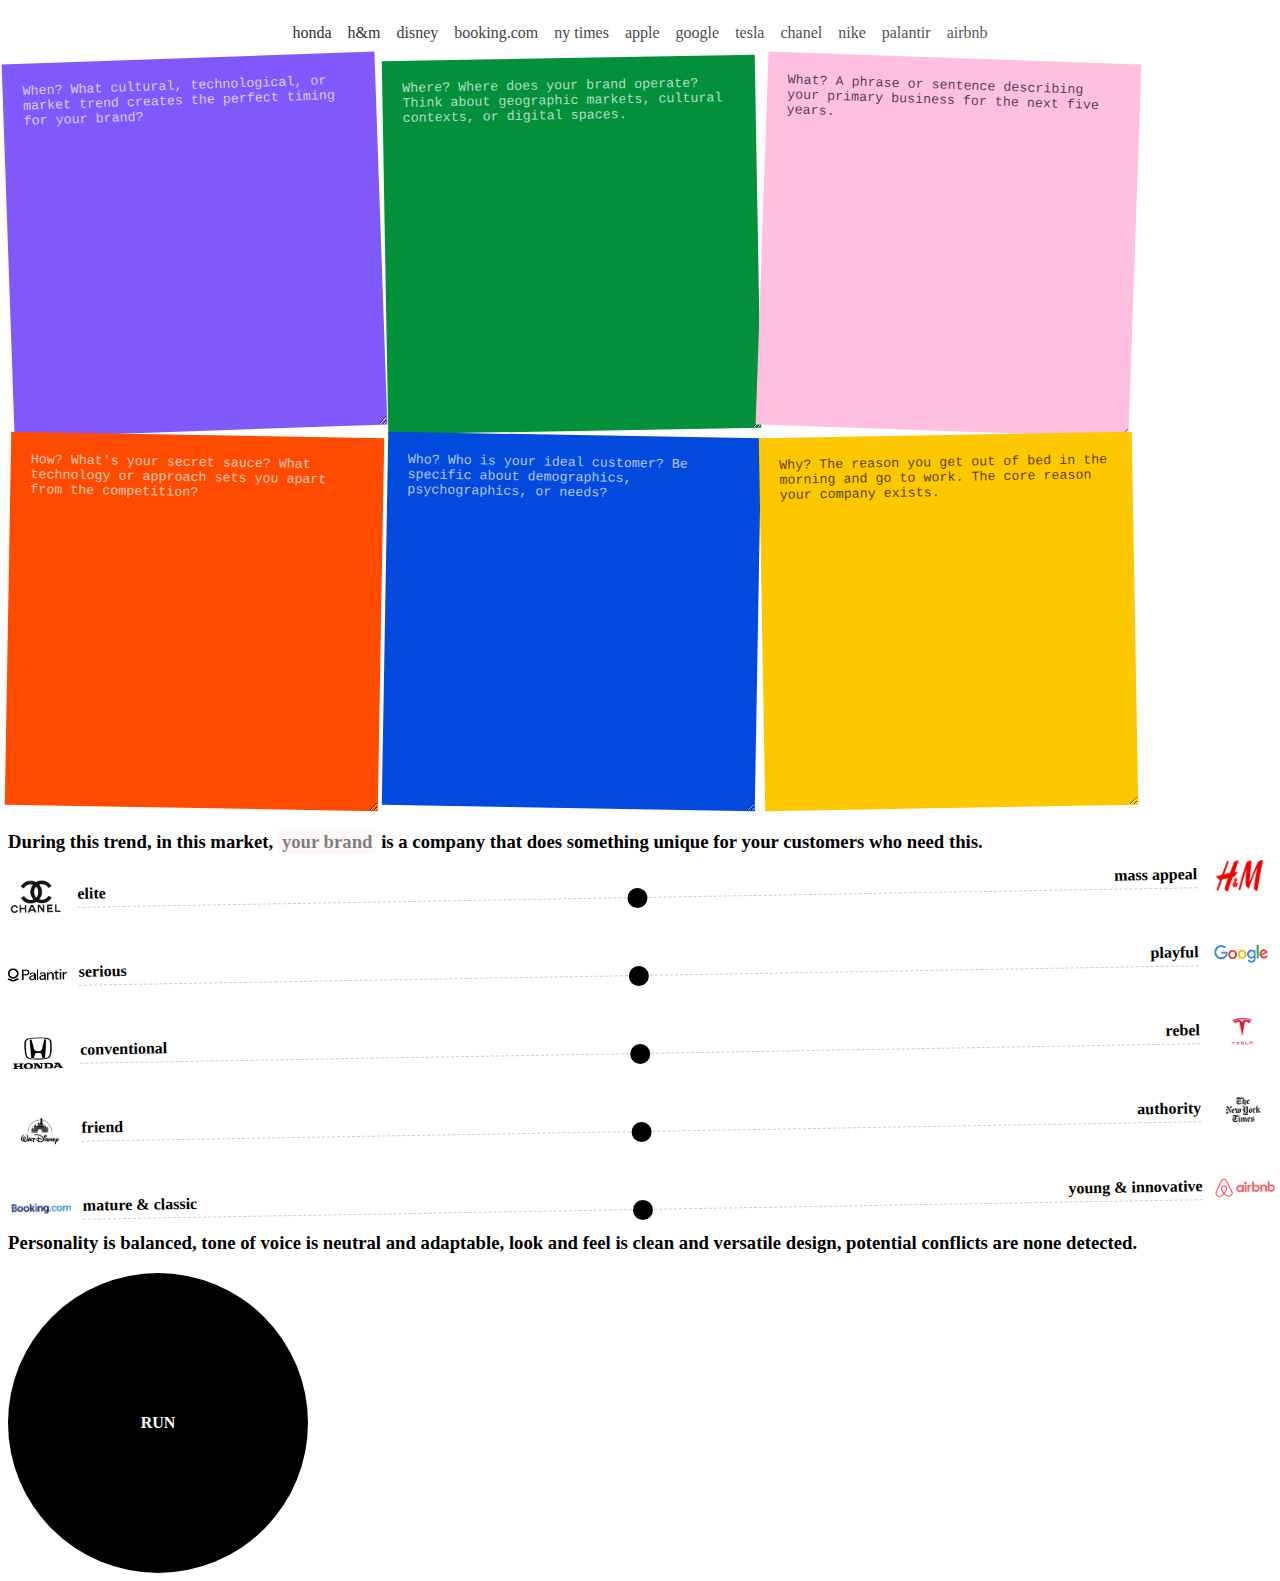
<file: index.html>
<!DOCTYPE html>
<html lang="en">
<head>
    <meta charset="UTF-8">
    <meta name="viewport" content="width=device-width, initial-scale=1.0">
    <title>brandsprint.run - Craft Your Brand Story in Minutes</title>
    <link rel="icon" type="image/png" href="favicon.png?v=1">
    <link rel="apple-touch-icon" href="favicon.png">
    <link rel="shortcut icon" href="favicon.png" type="image/png">
    <meta property="og:image" content="cover.png">
    <meta property="og:title" content="brandsprint.run - Build Your Brand Personality in Minutes">
    <meta property="og:description" content="Define your brand's personality, tone of voice, and visual identity with our interactive brand builder. Get AI-powered insights and export your complete brand guide.">
    <meta name="twitter:card" content="summary_large_image">
    <meta name="twitter:image" content="cover.png">
    <meta name="twitter:title" content="brandsprint.run - Build Your Brand Personality in Minutes">
    <meta name="twitter:description" content="Define your brand's personality, tone of voice, and visual identity with our interactive brand builder. Get AI-powered insights and export your complete brand guide.">
    <meta name="description" content="Define your brand's personality, tone of voice, and visual identity with our interactive brand builder. Get AI-powered insights and export your complete brand guide.">
    <link rel="stylesheet" href="https://renecss.org/rene.css" />
    <style>
        #trend::placeholder, #geography::placeholder, #differentiation::placeholder, #customer::placeholder { color: rgba(255,255,255,0.7); }
        #category::placeholder, #needState::placeholder { color: rgba(0,0,0,0.7); }
    </style>
</head>
<body>
    <script>
        // ========== PERSONALITY.JS ==========
        const Personality = {
            axes: [
                { left: 'elite', right: 'mass appeal', leftBrand: 'chanel.png', rightBrand: 'hm.png' },
                { left: 'serious', right: 'playful', leftBrand: 'palantir.png', rightBrand: 'google.png' },
                { left: 'conventional', right: 'rebel', leftBrand: 'honda.png', rightBrand: 'tesla.png' },
                { left: 'friend', right: 'authority', leftBrand: 'waltdisney.png', rightBrand: 'nyt.png' },
                { left: 'mature & classic', right: 'young & innovative', leftBrand: 'booking.png', rightBrand: 'airbnb.png' }
            ],

            intensityLevels: ['hyper', 'very', 'quite', 'somewhat', 'slightly', '', 'slightly', 'somewhat', 'quite', 'very', 'hyper'],

            traitSuggestions: {
                elite: { tone: 'sophisticated, exclusive', look: 'minimalist, luxurious' },
                'mass appeal': { tone: 'relatable, accessible', look: 'bright, simple' },
                serious: { tone: 'professional, formal', look: 'muted colors, clean lines' },
                playful: { tone: 'fun, casual', look: 'vibrant colors, dynamic elements' },
                conventional: { tone: 'traditional, reliable', look: 'traditional layout, familiar icons' },
                rebel: { tone: 'innovative, bold', look: 'unconventional layout, bold typography' },
                friend: { tone: 'friendly, approachable', look: 'rounded shapes, warm colors' },
                authority: { tone: 'authoritative, expert', look: 'structured layout, professional imagery' },
                mature: { tone: 'timeless, refined', look: 'serif fonts, classic color palette' },
                classic: { tone: 'timeless, refined', look: 'serif fonts, classic color palette' },
                young: { tone: 'fresh, cutting-edge', look: 'modern fonts, gradient colors' },
                innovative: { tone: 'fresh, cutting-edge', look: 'modern fonts, gradient colors' }
            },

            conflictRules: [
                { axes: [0, 1], threshold: 60, message: "Balancing 'elite' with 'playful' may be challenging." },
                { axes: [2, 3], threshold: 60, message: "Being both 'rebel' and 'authority' might create tension." },
                { condition: (values) => values[0] < 30 && values[4] > 70, message: "Combining 'elite' with 'young & innovative' could be tricky." },
                { condition: (values) => values[1] > 70 && values[3] > 70, message: "Being very 'playful' while maintaining strong 'authority' may be difficult." }
            ],

            calculateTraits: (sliderValues) => {
                return sliderValues.map((value, index) => {
                    const axis = Personality.axes[index];
                    const levelIndex = Math.round(value / 10);
                    
                    if (levelIndex === 5) return '';
                    
                    const intensity = Personality.intensityLevels[levelIndex < 5 ? levelIndex : 10 - levelIndex];
                    const trait = levelIndex < 5 ? axis.left : axis.right;
                    
                    return intensity ? `${intensity} ${trait}` : trait;
                }).filter(Boolean);
            },

            generateSuggestions: (traits) => {
                const toneElements = [];
                const lookElements = [];

                traits.forEach(trait => {
                    const baseTrait = trait.split(' ').pop();
                    const suggestion = Personality.traitSuggestions[baseTrait];
                    if (suggestion) {
                        toneElements.push(suggestion.tone);
                        lookElements.push(suggestion.look);
                    }
                });

                return {
                    toneOfVoice: toneElements.join(', ') || 'neutral and adaptable',
                    lookAndFeel: lookElements.join(', ') || 'clean and versatile design'
                };
            },

            detectConflicts: (sliderValues) => {
                const conflicts = [];

                Personality.conflictRules.forEach(rule => {
                    if (rule.condition) {
                        if (rule.condition(sliderValues)) {
                            conflicts.push(rule.message);
                        }
                    } else if (rule.axes && rule.threshold) {
                        const [axis1, axis2] = rule.axes;
                        if (Math.abs(sliderValues[axis1] - sliderValues[axis2]) > rule.threshold) {
                            conflicts.push(rule.message);
                        }
                    }
                });

                return conflicts.length ? conflicts : ['none detected'];
            },

            createSlider: (axis, index, app) => {
                const container = Utils.create('div', {
                    style: {
                        display: 'flex',
                        flexDirection: 'column',
                        gap: '0.5rem'
                    }
                });

                const sliderRow = Utils.create('div', {
                    style: {
                        display: 'flex',
                        flexDirection: 'row',
                        gap: '0.75rem',
                        alignItems: 'center',
                        width: '100%'
                    }
                });

                const leftContainer = Utils.create('div', {
                    style: {
                        display: 'flex',
                        alignItems: 'center',
                        justifyContent: 'center',
                        fontSize: '0.875rem',
                        height: '30px',
                        width: '60px',
                        flexShrink: '0'
                    }
                });

                const sliderContainer = Utils.create('div', {
                    style: {
                        display: 'flex',
                        flexDirection: 'column',
                        gap: '0.25rem',
                        flex: '1',
                        minWidth: '0'
                    }
                });

                const labels = Utils.create('div', {
                    style: {
                        display: 'flex',
                        flexDirection: 'row',
                        justifyContent: 'space-between',
                        width: '100%'
                    }
                });

                const leftLabel = Utils.create('h5', {
                    textContent: axis.left,
                    style: { margin: '0', fontSize: 'clamp(0.7rem, 2vw, 1rem)' }
                });
                const rightLabel = Utils.create('h5', {
                    textContent: axis.right,
                    style: { margin: '0', fontSize: 'clamp(0.7rem, 2vw, 1rem)' }
                });

                labels.appendChild(leftLabel);
                labels.appendChild(rightLabel);
                sliderContainer.appendChild(labels);

                const sliderTrack = Utils.create('div', {
                    style: {
                        position: 'relative',
                        borderTop: '1px dashed #ccc',
                        width: '100%'
                    }
                });

                const handle = Utils.create('div', {
                    style: {
                        position: 'absolute',
                        top: '-10px',
                        width: '20px',
                        height: '20px',
                        borderRadius: '50%',
                        background: 'black',
                        left: 'calc(50% - 10px)'
                    }
                });

                sliderTrack.appendChild(handle);
                sliderContainer.appendChild(sliderTrack);

                const rightContainer = Utils.create('div', {
                    style: {
                        display: 'flex',
                        alignItems: 'center',
                        justifyContent: 'center',
                        fontSize: '0.875rem',
                        height: '30px',
                        width: '60px',
                        flexShrink: '0'
                    }
                });

                // Create logo containers with responsive sizing
                leftContainer.innerHTML = `<img src="company-logos/${axis.leftBrand}" alt="" style="height: clamp(20px, 4vw, 32px); width: auto; object-fit: contain; max-width: 100%;">`;
                rightContainer.innerHTML = `<img src="company-logos/${axis.rightBrand}" alt="" style="height: clamp(20px, 4vw, 32px); width: auto; object-fit: contain; max-width: 100%;">`;

                sliderRow.appendChild(leftContainer);
                sliderRow.appendChild(sliderContainer);
                sliderRow.appendChild(rightContainer);
                container.appendChild(sliderRow);
                Personality.addSliderEvents(sliderTrack, handle, index, app);

                return container;
            },

            addSliderEvents: (track, handle, index, app) => {
                let isDragging = false;

                const updateSlider = (clientX) => {
                    const rect = track.getBoundingClientRect();
                    const position = Math.max(0, Math.min(1, (clientX - rect.left) / rect.width));
                    const snappedPosition = Math.round(position * 10) / 10;
                    
                    app.sliderValues[index] = snappedPosition * 100;
                    handle.style.left = `calc(${snappedPosition * 100}% - 10px)`;
                    
                    const hue = snappedPosition === 0.5 ? 0 : snappedPosition * 240;
                    handle.style.background = snappedPosition === 0.5 ? 'black' : `hsl(${hue}, 100%, 50%)`;
                    
                    app.activeProfile = null;
                    app.updateResults();
                    Story.updateAIPromptDisplay(app);
                };

                Utils.addEvents(track, {
                    mousedown: (e) => { isDragging = true; updateSlider(e.clientX); },
                    touchstart: (e) => { isDragging = true; updateSlider(e.touches[0].clientX); }
                });

                Utils.addEvents(document, {
                    mousemove: (e) => isDragging && updateSlider(e.clientX),
                    touchmove: (e) => isDragging && updateSlider(e.touches[0].clientX),
                    mouseup: () => isDragging = false,
                    touchend: () => isDragging = false
                });
            },

            updateSliderPositions: (sliderValues) => {
                const sliders = Utils.$$('#sliders > div');
                sliders.forEach((slider, index) => {
                    const handle = slider.querySelector('div[style*="position: absolute"]');
                    const value = sliderValues[index];
                    const position = value / 100;
                    
                    handle.style.left = `calc(${value}% - 10px)`;
                    const hue = position === 0.5 ? 0 : position * 240;
                    handle.style.background = position === 0.5 ? 'black' : `hsl(${hue}, 100%, 50%)`;
                });
            }
        };

        // ========== PROFILES.JS ==========
        const Profiles = {
            calculateSimilarity: (profileValues, currentValues) => {
                const difference = currentValues.reduce((sum, value, index) => 
                    sum + Math.abs(value - (profileValues[index] || 50)), 0);
                return 1 - (difference / (100 * currentValues.length));
            },

            examples: {
                'chanel': {
                    sliderValues: [5, 20, 30, 60, 10],
                    brandStory: {
                        trend: 'fast fashion dominance',
                        geography: 'global luxury markets',
                        companyName: 'chanel',
                        category: 'luxury fashion house',
                        differentiation: 'maintains timeless elegance and exclusivity',
                        customer: 'sophisticated women',
                        needState: 'who value heritage and craftsmanship'
                    },
                    isExample: true
                },
                'h&m': {
                    sliderValues: [95, 70, 50, 40, 60],
                    brandStory: {
                        trend: 'rising sustainability concerns',
                        geography: 'global fast fashion markets',
                        companyName: 'h&m',
                        category: 'fashion retailer',
                        differentiation: 'makes trendy fashion accessible to everyone',
                        customer: 'style-conscious consumers',
                        needState: 'who want affordable, on-trend clothing'
                    },
                    isExample: true
                },
                'google': {
                    sliderValues: [50, 95, 80, 30, 95],
                    brandStory: {
                        trend: 'information overload',
                        geography: 'the global internet',
                        companyName: 'google',
                        category: 'search engine',
                        differentiation: 'organizes the world\'s information universally',
                        customer: 'curious minds everywhere',
                        needState: 'who seek instant, accurate answers'
                    },
                    isExample: true
                },
                'tesla': {
                    sliderValues: [30, 60, 95, 70, 95],
                    brandStory: {
                        trend: 'climate change awareness',
                        geography: 'global automotive markets',
                        companyName: 'tesla',
                        category: 'electric vehicle company',
                        differentiation: 'accelerates sustainable transport adoption',
                        customer: 'forward-thinking drivers',
                        needState: 'who want performance without compromise'
                    },
                    isExample: true
                },
                'apple': {
                    sliderValues: [10, 60, 90, 50, 95],
                    brandStory: {
                        trend: 'technology complexity',
                        geography: 'global consumer electronics',
                        companyName: 'apple',
                        category: 'technology company',
                        differentiation: 'makes advanced technology intuitive and beautiful',
                        customer: 'creative professionals and everyday users',
                        needState: 'who value simplicity and design excellence'
                    },
                    isExample: true
                },
                'nike': {
                    sliderValues: [40, 90, 95, 30, 85],
                    brandStory: {
                        trend: 'sedentary lifestyles',
                        geography: 'global sports markets',
                        companyName: 'nike',
                        category: 'athletic brand',
                        differentiation: 'inspires athletic achievement for everyone',
                        customer: 'athletes and fitness enthusiasts',
                        needState: 'who push their limits and strive for greatness'
                    },
                    isExample: true
                },
                'palantir': {
                    sliderValues: [10, 5, 30, 90, 40],
                    brandStory: {
                        trend: 'data complexity and security threats',
                        geography: 'global enterprise markets',
                        companyName: 'palantir',
                        category: 'data analytics platform',
                        differentiation: 'transforms complex data into actionable intelligence',
                        customer: 'government agencies and large enterprises',
                        needState: 'who need to make critical decisions from vast datasets'
                    },
                    isExample: true
                },
                'honda': {
                    sliderValues: [50, 30, 10, 50, 30],
                    brandStory: {
                        trend: 'automotive disruption',
                        geography: 'global automotive markets',
                        companyName: 'honda',
                        category: 'automotive manufacturer',
                        differentiation: 'delivers reliable, practical mobility solutions',
                        customer: 'everyday drivers and families',
                        needState: 'who value dependability and value'
                    },
                    isExample: true
                },
                'disney': {
                    sliderValues: [40, 95, 60, 5, 50],
                    brandStory: {
                        trend: 'digital entertainment proliferation',
                        geography: 'global family entertainment',
                        companyName: 'disney',
                        category: 'entertainment company',
                        differentiation: 'creates magical experiences for all ages',
                        customer: 'families and dreamers',
                        needState: 'who seek wonder, joy, and shared memories'
                    },
                    isExample: true
                },
                'ny times': {
                    sliderValues: [30, 10, 40, 95, 60],
                    brandStory: {
                        trend: 'misinformation and media fragmentation',
                        geography: 'global news landscape',
                        companyName: 'the new york times',
                        category: 'news organization',
                        differentiation: 'delivers authoritative, in-depth journalism',
                        customer: 'informed citizens and decision makers',
                        needState: 'who demand credible, comprehensive news coverage'
                    },
                    isExample: true
                },
                'booking.com': {
                    sliderValues: [60, 30, 20, 70, 10],
                    brandStory: {
                        trend: 'travel complexity and choice overload',
                        geography: 'global travel markets',
                        companyName: 'booking.com',
                        category: 'travel booking platform',
                        differentiation: 'simplifies travel planning with comprehensive options',
                        customer: 'travelers and vacation planners',
                        needState: 'who want convenience and comprehensive choice'
                    },
                    isExample: true
                },
                'airbnb': {
                    sliderValues: [70, 80, 90, 20, 95],
                    brandStory: {
                        trend: 'standardized hotel experiences',
                        geography: 'global accommodation markets',
                        companyName: 'airbnb',
                        category: 'accommodation platform',
                        differentiation: 'enables authentic, local travel experiences',
                        customer: 'adventurous travelers and hosts',
                        needState: 'who crave unique, personal connections'
                    },
                    isExample: true
                }
            },

            updateProfileButtons: (app) => {
                const container = Utils.byId('allProfileButtons');
                if (container) {
                    Profiles.populateProfileContainer(container, app);
                }
            },

            populateProfileContainer: (container, app) => {
                container.innerHTML = '';

                const savedProfiles = Utils.storage.get('savedBrandProfiles', {});
                const allProfiles = { ...Profiles.examples, ...savedProfiles };

                const profileData = Object.entries(allProfiles)
                    .map(([name, profile]) => ({
                        name,
                        profile,
                        similarity: Profiles.calculateSimilarity(profile.sliderValues || profile, app.sliderValues)
                    }))
                    .sort((a, b) => b.similarity - a.similarity);

                profileData.forEach(({ name, profile, similarity }) => {
                    const buttonComponent = Profiles.createProfileButtonComponent(name, profile, similarity, app.activeProfile, app);
                    container.appendChild(buttonComponent);
                });
            },

            createProfileButtonComponent: (name, profile, similarity, activeProfile, app) => {
                const container = Utils.create('div', { className: 'row gap-xs' });

                const button = Components.button(name, {
                    className: 'radius-s transition',
                    style: { 
                        opacity: Math.max(0.3, similarity),
                        textDecoration: activeProfile === name ? 'underline' : 'none'
                    },
                    onclick: () => Profiles.loadProfile(name, app)
                });

                container.appendChild(button);

                if (!profile.isExample) {
                    const deleteBtn = Components.button('×', {
                        className: 'background-negative',
                        title: `Delete ${name}`,
                        onclick: () => Profiles.deleteProfile(name, app)
                    });
                    container.appendChild(deleteBtn);
                }

                return container;
            },

            loadProfile: (name, app) => {
                const savedProfiles = Utils.storage.get('savedBrandProfiles', {});
                const profile = Profiles.examples[name] || savedProfiles[name];
                
                if (!profile) return;

                app.activeProfile = name;
                app.sliderValues = [...profile.sliderValues];
                Personality.updateSliderPositions(app.sliderValues);

                if (profile.brandStory) {
                    Object.entries(profile.brandStory).forEach(([key, value]) => {
                        if (key !== 'companyName') {
                            const element = Utils.byId(key);
                            if (element) element.value = value || '';
                        }
                    });
                }

                app.updateResults();
                Story.updateAIPromptDisplay(app);
            },

            deleteProfile: (name, app) => {
                if (!confirm(`delete profile "${name}"?`)) return;

                const savedProfiles = Utils.storage.get('savedBrandProfiles', {});
                delete savedProfiles[name];
                
                if (app.activeProfile === name) {
                    app.activeProfile = null;
                }
                if (app.lastSavedProfile === name) {
                    app.lastSavedProfile = null;
                }
                
                if (Utils.storage.set('savedBrandProfiles', savedProfiles)) {
                    Profiles.updateProfileButtons(app);
                } else {
                    alert('failed to delete profile due to storage error.');
                }
            },




        };

        // ========== STORY.JS ==========
        const Story = {
            fields: [
                { id: 'trend', label: 'when', placeholder: 'What cultural, technological, or market trend creates the perfect timing for your brand? Examples: "the rise of remote work", "increasing health consciousness", "demand for sustainable products", etc.', color: '#8159FB', textColor: 'white' },
                { id: 'geography', label: 'where', placeholder: 'Where does your brand operate? Think about geographic markets, cultural contexts, or digital spaces. Examples: "north america", "global tech markets", "european luxury segment", etc.', color: '#02903B', textColor: 'white' },
                { id: 'category', label: 'what', placeholder: 'A phrase or sentence describing your primary business for the next five years. Examples: "Make toothpaste", "fix cars", etc.', color: '#FFBFE1', textColor: 'black' },
                { id: 'differentiation', label: 'how', placeholder: 'What\'s your secret sauce? What technology or approach sets you apart from the competition? Examples: "Made with all-natural ingredients", "best-in-class friendly service", etc.', color: '#FF4B00', textColor: 'white' },
                { id: 'customer', label: 'for whom', placeholder: 'Who is your ideal customer? Be specific about demographics, psychographics, or needs. Examples: "busy professionals", "health-conscious millennials", "small business owners", etc.', color: '#014ADD', textColor: 'white' },
                { id: 'needState', label: 'why', placeholder: 'You can think of the *why* as the reason you get out of bed in the morning and go to work. The *why* should reflect the core reason your company exists, and it won\'t change much over time.', color: '#FDC800', textColor: 'black' }
            ],

            generateBrandStory: (brandData) => {
                const defaults = {
                    trend: 'this trend',
                    geography: 'this market',
                    companyName: 'your brand',
                    category: 'a company',
                    differentiation: 'does something unique',
                    customer: 'your customers',
                    needState: 'who need this'
                };

                const data = { ...defaults, ...brandData };
                
                return `During ${data.trend}, in ${data.geography}, ${data.companyName} is ${data.category} that ${data.differentiation} for ${data.customer} ${data.needState}.`;
            },

            generateAIPrompt: (brandData, traits, suggestions, conflicts) => {
                const storyText = Story.generateBrandStory(brandData);
                const personalityTraits = traits.join(', ') || 'balanced across all dimensions';

                return `brand story: ${storyText}

personality profile: ${personalityTraits}

tone of voice: ${suggestions.toneOfVoice}

look and feel: ${suggestions.lookAndFeel}

potential conflicts: ${conflicts.join(' ')}

please help me develop this brand further by:
1. refining the brand story and messaging
2. suggesting specific tone of voice guidelines
3. recommending visual identity directions
4. identifying potential brand touchpoints and applications
5. highlighting any areas that need clarification or development

focus on making the brand authentic, memorable, and aligned with the personality profile.`;
            },

            setupBidirectionalSync: (app) => {
                const fieldMappings = [
                    { outputId: 'outputTrend', inputId: 'trend' },
                    { outputId: 'outputGeography', inputId: 'geography' },
                    { outputId: 'outputCategory', inputId: 'category' },
                    { outputId: 'outputDifferentiation', inputId: 'differentiation' },
                    { outputId: 'outputCustomer', inputId: 'customer' },
                    { outputId: 'outputNeedState', inputId: 'needState' }
                ];

                fieldMappings.forEach(({ outputId, inputId }) => {
                    const outputElement = Utils.byId(outputId);
                    const inputElement = Utils.byId(inputId);

                    if (outputElement && inputElement) {
                        Utils.addEvents(outputElement, {
                            input: () => {
                                const content = outputElement.textContent.trim();
                                inputElement.value = content;
                                app.activeProfile = null;
                                Story.updateAIPromptDisplay(app);
                            },
                            blur: () => {
                                const content = outputElement.textContent.trim();
                                inputElement.value = content;
                                if (inputElement.dispatchEvent) {
                                    inputElement.dispatchEvent(new Event('input'));
                                }
                            }
                        });
                    }
                });
            },

            setupStickyNoteHover: (app) => {
                const stickyNotes = Utils.$$('.sticky-note');
                
                stickyNotes.forEach(note => {
                    Story.setupStickyNoteColorHighlight(note, app);
                });
            },

            setupStickyNoteColorHighlight: (note, app) => {
                const noteType = note.dataset.note;
                const field = Story.getFieldConfig('label', noteType);
                
                if (!field) return;
                
                const outputId = `output${field.id.charAt(0).toUpperCase() + field.id.slice(1)}`;
                const output = Utils.byId(outputId);
                
                if (!output) return;

                const highlightElement = (element) => {
                    Story.applyFieldStyling(element, field, 'hover');
                };

                const clearHighlight = (element) => {
                    // Return to completely clean state - no styling
                    Story.clearFieldStyling(element);
                };

                Utils.addEvents(note, {
                    mouseenter: () => highlightElement(output),
                    mouseleave: () => clearHighlight(output)
                });
            },

            updateBrandStoryDisplay: (app) => {
                const currentState = app.getCurrentState();
                const brandData = currentState.brandStory;

                let companyName = 'your brand';
                if (app.activeProfile) {
                    const savedProfiles = Utils.storage.get('savedBrandProfiles', {});
                    const profile = app.exampleProfiles[app.activeProfile] || savedProfiles[app.activeProfile];
                    if (profile && profile.brandStory && profile.brandStory.companyName) {
                        companyName = profile.brandStory.companyName;
                    }
                }

                const storyPlaceholders = {
                    trend: 'this trend',
                    geography: 'this market', 
                    category: 'a company',
                    differentiation: 'does something unique',
                    customer: 'your customers',
                    needState: 'who need this'
                };

                const fieldMappings = [
                    ...Story.fields.map(field => ({
                        outputId: `output${field.id.charAt(0).toUpperCase() + field.id.slice(1)}`,
                        value: brandData[field.id],
                        placeholder: storyPlaceholders[field.id] || field.label,
                        isEmpty: !brandData[field.id],
                        field
                    })),
                    {
                        outputId: 'outputCompanyName',
                        value: companyName,
                        placeholder: 'your brand',
                        isEmpty: companyName === 'your brand',
                        field: null
                    }
                ];

                fieldMappings.forEach(mapping => Story.updateOutputField(mapping));
                Story.updateAIPromptDisplay(app);
            },

            updateAIPromptDisplay: (app) => {
                const currentState = app.getCurrentState();
                const brandData = { ...currentState.brandStory };

                if (app.activeProfile) {
                    const savedProfiles = Utils.storage.get('savedBrandProfiles', {});
                    const profile = app.exampleProfiles[app.activeProfile] || savedProfiles[app.activeProfile];
                    if (profile && profile.brandStory && profile.brandStory.companyName) {
                        brandData.companyName = profile.brandStory.companyName;
                    }
                }

                const traits = Personality.calculateTraits(app.sliderValues);
                const suggestions = Personality.generateSuggestions(traits);
                const conflicts = Personality.detectConflicts(app.sliderValues);
                const aiPrompt = Story.generateAIPrompt(brandData, traits, suggestions, conflicts);

                const displayElement = Utils.byId('aiPromptDisplay');
                if (displayElement) {
                    displayElement.textContent = aiPrompt;
                }
            },

            copyAIPrompt: () => {
                const displayElement = Utils.byId('aiPromptDisplay');
                if (!displayElement || !displayElement.textContent.trim()) {
                    alert('no prompt content to copy. please make sure all fields are filled.');
                    return;
                }

                const aiPrompt = displayElement.textContent;

                Story.copyToClipboard(aiPrompt);
            },

            copyToClipboard: (text) => {
                if (navigator.clipboard) {
                    navigator.clipboard.writeText(text)
                        .then(() => alert('prompt copied to clipboard!'))
                        .catch(() => Story.fallbackCopyToClipboard(text));
                } else {
                    Story.fallbackCopyToClipboard(text);
                }
            },

            fallbackCopyToClipboard: (text) => {
                const textarea = Utils.create('textarea', { value: text });
                document.body.appendChild(textarea);
                textarea.select();
                document.execCommand('copy');
                document.body.removeChild(textarea);
                alert('ai prompt copied to clipboard!');
            },

            getFieldConfig: (type, value) => {
                if (type === 'label') {
                    return Story.fields.find(f => f.label === value);
                }
                return null;
            },

            applyFieldStyling: (element, field, mode = 'default') => {
                if (!field || mode !== 'hover') return;

                const styles = {
                    backgroundColor: field.color + '40',
                    borderRadius: '3px',
                    padding: '2px 6px'
                };

                Utils.setStyles(element, styles);
            },

            clearFieldStyling: (element) => {
                Utils.setStyles(element, {
                    backgroundColor: '',
                    borderRadius: '',
                    padding: '',
                    opacity: '',
                    color: ''
                });
            },

            updateOutputField: ({ outputId, value, placeholder, isEmpty, field }) => {
                const element = Utils.byId(outputId);
                if (!element) return;

                const displayValue = value || placeholder;
                element.textContent = displayValue;
                element.title = isEmpty ? `Empty field: ${placeholder}` : '';
                
                const isPlaceholder = value === placeholder || isEmpty;
                
                if (field) {
                    Story.clearFieldStyling(element);
                } else {
                    if (isPlaceholder) {
                        Utils.setStyles(element, {
                            opacity: '0.5',
                            background: 'rgba(255, 182, 193, 0.2)',
                            padding: '2px 4px',
                            borderRadius: '3px'
                        });
                    } else {
                        Story.clearFieldStyling(element);
                    }
                }
            }
        };

        // ========== MAIN APPLICATION CODE ==========
        
        const Utils = {
            create: (tag, props = {}) => {
                const el = document.createElement(tag);
                Object.entries(props).forEach(([key, value]) => {
                    if (key === 'style') Object.assign(el.style, value);
                    else if (key === 'className') el.className = value;
                    else if (key.startsWith('on')) el.addEventListener(key.slice(2), value);
                    else el[key] = value;
                });
                return el;
            },

            $$: selector => Array.from(document.querySelectorAll(selector)),
            byId: id => document.getElementById(id),

            addEvents: (element, events) => {
                Object.entries(events).forEach(([event, handler]) => {
                    element.addEventListener(event, handler);
                });
            },

            setStyles: (element, styles) => Object.assign(element.style, styles),

            storage: {
                get: (key, defaultValue = null) => {
                    try { return JSON.parse(localStorage.getItem(key)) || defaultValue; }
                    catch { return defaultValue; }
                },
                set: (key, value) => {
                    try { localStorage.setItem(key, JSON.stringify(value)); return true; }
                    catch { return false; }
                }
            },

        };

        
        const Components = {
            button: (text, props = {}) => Utils.create('span', {
                textContent: text,
                className: 'padding-m border radius-s transition',
                style: { ...props.style },
                ...props
            })
        };

        function getAppTemplate() {
            return `
                <div id="brandkit-root">
                    <div class="sticky" style="overflow-x: auto; overflow-y: hidden; padding: 1rem; text-align: center;">
                        <div id="allProfileButtons" style="display: inline-flex; flex-direction: row; gap: 1rem; flex-wrap: nowrap; white-space: nowrap;"></div>
                    </div>
                    <section class="view align-center">
                        <div class="page column padding-l gap-xl">
                            <div id="stickyNotesArea" class="column gap-l align-center">
                                <div class="row gap-l">
                                    <textarea id="trend" data-note="when" data-output="outputTrend" placeholder="When? What cultural, technological, or market trend creates the perfect timing for your brand?" style="background: #8159FB; color: white; width: 333px; height: 333px; border: none; transform: rotate(-2deg); padding: 20px;"></textarea>
                                    <textarea id="geography" data-note="where" data-output="outputGeography" placeholder="Where? Where does your brand operate? Think about geographic markets, cultural contexts, or digital spaces." style="background: #02903B; color: white; width: 333px; height: 333px; border: none; transform: rotate(-1deg); padding: 20px;"></textarea>
                                    <textarea id="category" data-note="what" data-output="outputCategory" placeholder="What? A phrase or sentence describing your primary business for the next five years." style="background: #FFBFE1; color: black; width: 333px; height: 333px; border: none; transform: rotate(2deg); padding: 20px;"></textarea>
                                </div>
                                <div class="row gap-l">
                                    <textarea id="differentiation" data-note="how" data-output="outputDifferentiation" placeholder="How? What's your secret sauce? What technology or approach sets you apart from the competition?" style="background: #FF4B00; color: white; width: 333px; height: 333px; border: none; transform: rotate(1deg); padding: 20px;"></textarea>
                                    <textarea id="customer" data-note="for whom" data-output="outputCustomer" placeholder="Who? Who is your ideal customer? Be specific about demographics, psychographics, or needs?" style="background: #014ADD; color: white; width: 333px; height: 333px; border: none; transform: rotate(1deg); padding: 20px;"></textarea>
                                    <textarea id="needState" data-note="why" data-output="outputNeedState" placeholder="Why? The reason you get out of bed in the morning and go to work. The core reason your company exists." style="background: #FDC800; color: black; width: 333px; height: 333px; border: none; transform: rotate(-1deg); padding: 20px;"></textarea>
                                </div>
                            </div>
                            <h3>
                                <span>During </span><span id="outputTrend" contenteditable="true" class="transition radius-xs">this trend</span><span>, in </span><span id="outputGeography" contenteditable="true" class="transition radius-xs">this market</span><span>, </span><span id="outputCompanyName" contenteditable="true" class="transition radius-xs">your brand</span><span> is </span><span id="outputCategory" contenteditable="true" class="transition radius-xs">a company</span><span> that </span><span id="outputDifferentiation" contenteditable="true" class="transition radius-xs">does something unique</span><span> for </span><span id="outputCustomer" contenteditable="true" class="transition radius-xs">your customers</span><span> </span><span id="outputNeedState" contenteditable="true" class="transition radius-xs">who need this</span><span>.</span>
                            </h3>
                            <div id="sliders" style="display: flex; flex-direction: column; gap: 3rem; transform: rotate(-1deg);"></div>
                            <h3>
                                <span>Personality is </span><span id="traits"></span><span>, tone of voice is </span><span id="toneOfVoice"></span><span>, look and feel is </span><span id="lookAndFeel"></span><span>, potential conflicts are </span><span id="conflicts"></span><span>.</span>
                            </h3>
                            <div class="column gap-l">
                                <div class="box padding-l" style="display: none;">
                                    <h5>AI Prompt:</h5>
                                    <pre id="aiPromptDisplay" class="text-s" style="white-space: pre-wrap; word-wrap: break-word;"></pre>
                                </div>
                                <div class="align-center">
                                    <div id="copyPrompt" style="width: 300px; height: 300px; border-radius: 50%; background: var(--primary, #000); color: var(--on-primary, #fff); display: flex; align-items: center; justify-content: center; text-align: center; cursor: pointer; transition: transform 0.2s;"><h4 style="margin: 0; padding: 1rem;">RUN</h4></div>
                                </div>
                            </div>
                        </div>
                    </section>
                </div>
            `;
        }
        function renderApp() {
            document.body.innerHTML = getAppTemplate();
        }
        renderApp();


        // Application State
        class BrandApp {
            constructor() {
                this.sliderValues = new Array(5).fill(50);
                this.activeProfile = null;
                this.lastSavedProfile = null;
                this.exampleProfiles = Profiles.examples;

                this.init();
            }

            getCurrentState() {
                const brandData = {};

                Story.fields.forEach(field => {
                    const input = Utils.byId(field.id);
                    brandData[field.id] = input && input.value.trim() ? input.value.trim() : '';
                });

                return {
                    sliderValues: [...this.sliderValues],
                    brandStory: brandData,
                    activeProfile: this.activeProfile
                };
            }



            init() {
                // Auto-clear form values on every refresh
                Story.fields.forEach(field => {
                    const input = Utils.byId(field.id);
                    if (input) input.value = '';
                });
                this.sliderValues = new Array(5).fill(50);
                this.activeProfile = null;
                this.lastSavedProfile = null;
                
                // Clear localStorage data on refresh
                try {
                    localStorage.removeItem('savedBrandProfiles');
                } catch (e) {
                    console.warn('Could not clear localStorage:', e);
                }
                
                this.initializeSliders();
                this.initializeBrandStory();
                Story.setupStickyNoteHover(this);
                this.updateResults();
                Story.updateAIPromptDisplay(this);
            }





            initializeSliders() {
                const container = Utils.byId('sliders');
                Personality.axes.forEach((axis, index) => {
                    container.appendChild(Personality.createSlider(axis, index, this));
                });
            }

            initializeBrandStory() {
                const inputHandlers = [
                    { 
                        id: 'copyPrompt', 
                        events: { 
                            click: () => Story.copyAIPrompt(),
                            mouseenter: (e) => e.target.style.transform = 'scale(1.05)',
                            mouseleave: (e) => e.target.style.transform = 'scale(1)'
                        }
                    }
                ];

                Story.fields.forEach(field => {
                    inputHandlers.push({
                        id: field.id,
                        events: { input: () => Story.updateBrandStoryDisplay(this) }
                    });
                });

                inputHandlers.forEach(({ id, events }) => {
                    const element = Utils.byId(id);
                    if (element) Utils.addEvents(element, events);
                });

                Story.setupBidirectionalSync(this);
            }

            updateResults() {
                const traits = Personality.calculateTraits(this.sliderValues);
                const suggestions = Personality.generateSuggestions(traits);
                const conflicts = Personality.detectConflicts(this.sliderValues);

                const resultUpdates = [
                    { id: 'traits', content: traits.join(', ') || 'balanced' },
                    { id: 'toneOfVoice', content: suggestions.toneOfVoice },
                    { id: 'lookAndFeel', content: suggestions.lookAndFeel },
                    { id: 'conflicts', content: conflicts.join(' ') }
                ];

                resultUpdates.forEach(({ id, content }) => {
                    const element = Utils.byId(id);
                    if (element) element.textContent = content;
                });

                Profiles.updateProfileButtons(this);
                Story.updateBrandStoryDisplay(this);
                Story.updateAIPromptDisplay(this);
            }
        }

        const app = new BrandApp();
    </script>
</body>
</html>
</file>
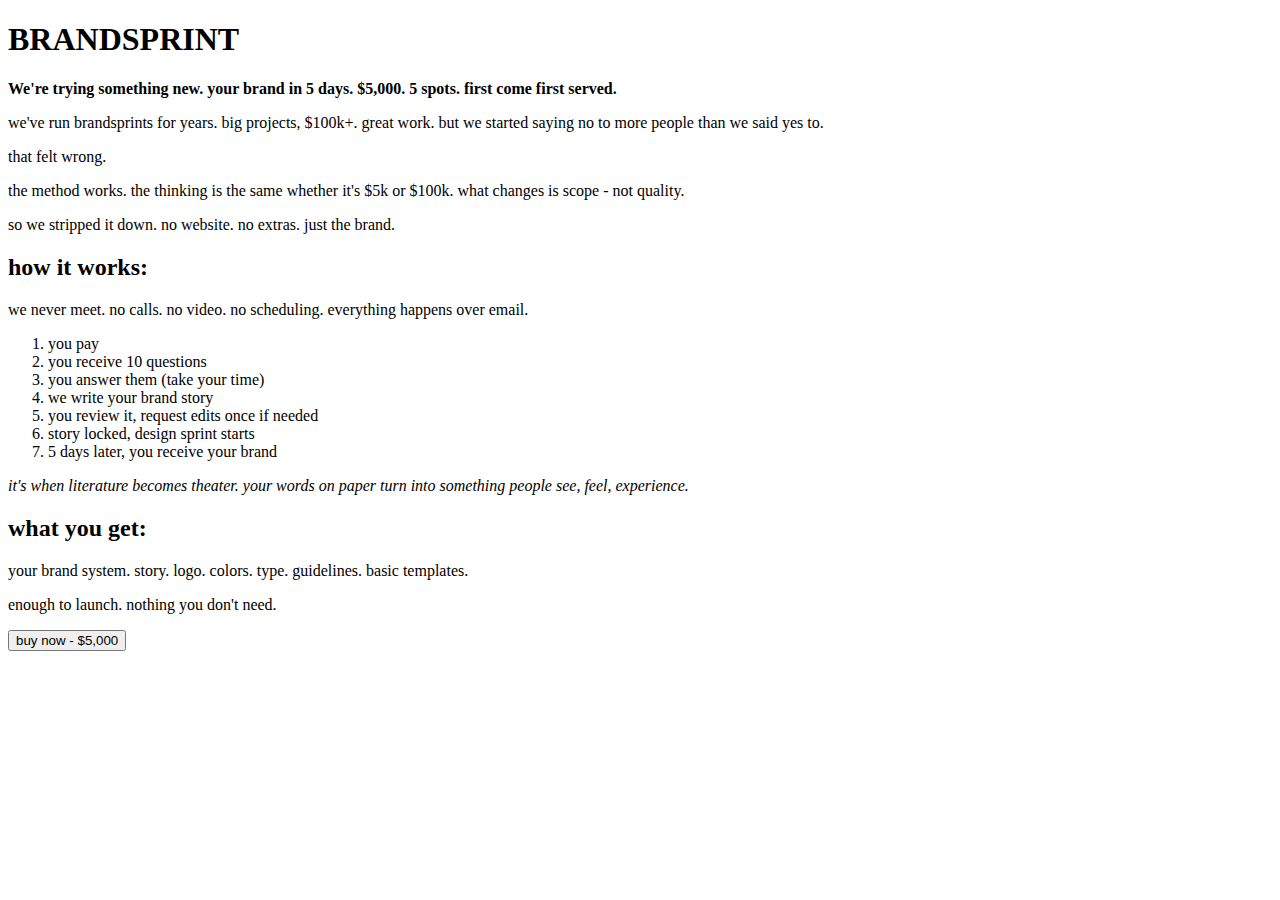
<file: brandsprint.html>
<!DOCTYPE html>
<html lang="en">
<head>
    <meta charset="UTF-8">
    <meta name="viewport" content="width=device-width, initial-scale=1.0">
    <title>BRANDSPRINT</title>
    <link rel="stylesheet" href="https://renecss.org/rene.css">
</head>
<body>
    <main>
        <h1>BRANDSPRINT</h1>
        
        <p><strong>We're trying something new. your brand in 5 days. $5,000. 5 spots. first come first served.</strong></p>
        
        <p>we've run brandsprints for years. big projects, $100k+. great work. but we started saying no to more people than we said yes to.</p>
        
        <p>that felt wrong.</p>
        
        <p>the method works. the thinking is the same whether it's $5k or $100k. what changes is scope - not quality.</p>
        
        <p>so we stripped it down. no website. no extras. just the brand.</p>
        
        <h2>how it works:</h2>
        
        <p>we never meet. no calls. no video. no scheduling. everything happens over email.</p>
        
        <ol>
            <li>you pay</li>
            <li>you receive 10 questions</li>
            <li>you answer them (take your time)</li>
            <li>we write your brand story</li>
            <li>you review it, request edits once if needed</li>
            <li>story locked, design sprint starts</li>
            <li>5 days later, you receive your brand</li>
        </ol>
        
        <p><em>it's when literature becomes theater. your words on paper turn into something people see, feel, experience.</em></p>
        
        <h2>what you get:</h2>
        
        <p>your brand system. story. logo. colors. type. guidelines. basic templates.</p>
        
        <p>enough to launch. nothing you don't need.</p>
        
        <p><a href="#"><button>buy now - $5,000</button></a></p>
        
        <!-- System Architecture (hidden for public view) -->
        <details style="display: none;">
            <summary>System Flows</summary>
            
            <h3>client flow:</h3>
            <ul>
                <li>landing page → buy now $5k</li>
                <li>wizard: 10-15 questions (positioning, audience, references, vibe)</li>
                <li>upload competitors, inspiration</li>
                <li>wait 5 days</li>
                <li>receive brand package in app</li>
                <li>one round of feedback</li>
                <li>done</li>
            </ul>
            
            <h3>designer flow:</h3>
            <ul>
                <li>apply → get vetted once</li>
                <li>claim available sprints from queue</li>
                <li>see client inputs in structured brief</li>
                <li>work within template system</li>
                <li>upload deliverables</li>
                <li>client feedback → revise → ship</li>
            </ul>
            
            <h3>admin (you at first):</h3>
            <ul>
                <li>approve designer applications</li>
                <li>monitor quality scores</li>
                <li>step in only when things break</li>
            </ul>
            
            <h3>Tech Stack</h3>
            <ul>
                <li>simple web app (could be no-code to start: softr, webflow + airtable, or similar)</li>
                <li>stripe for payments</li>
                <li>notion or airtable for designer queue</li>
                <li>figma templates for deliverables</li>
                <li>loom for async if needed</li>
            </ul>
            
            <h3>what's not in v1:</h3>
            <ul>
                <li>ai anything</li>
                <li>chat/messaging</li>
                <li>complex dashboards</li>
                <li>multiple tiers</li>
            </ul>
        </details>
    </main>
</body>
</html>
</file>
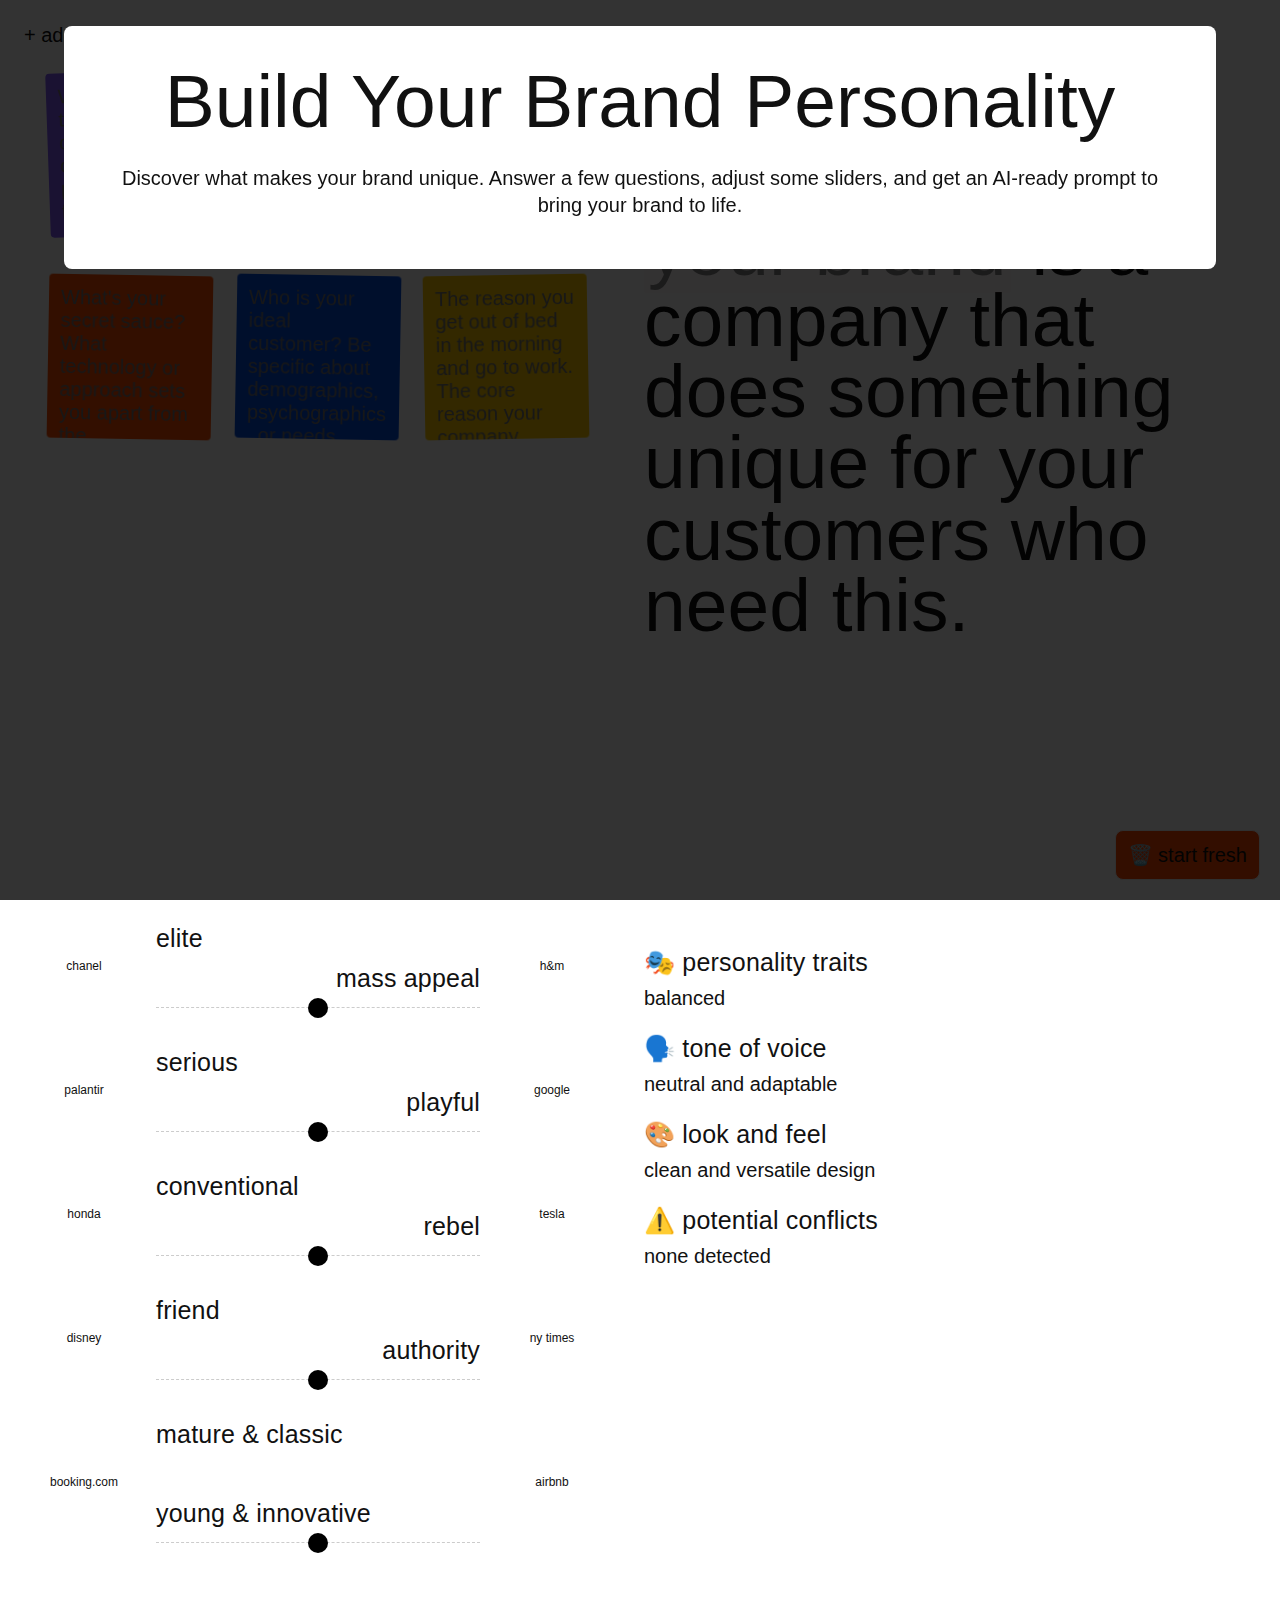
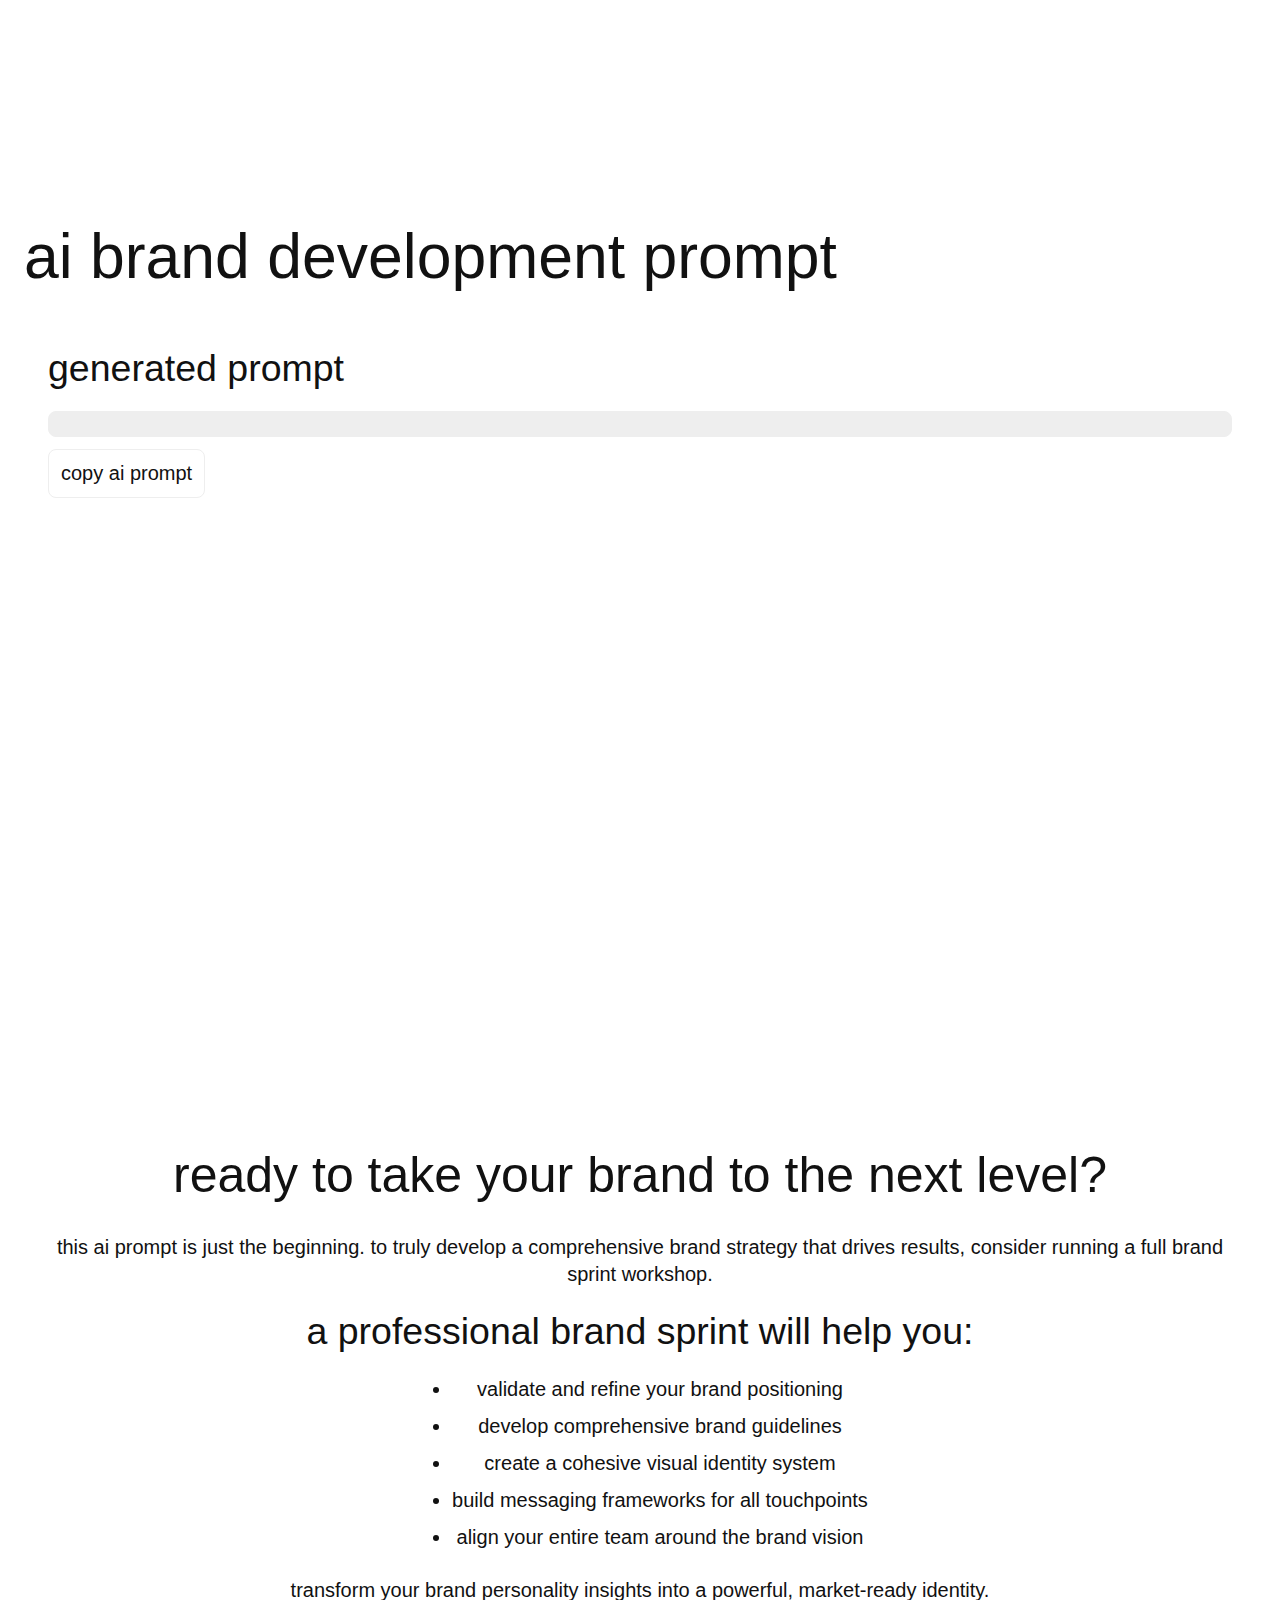
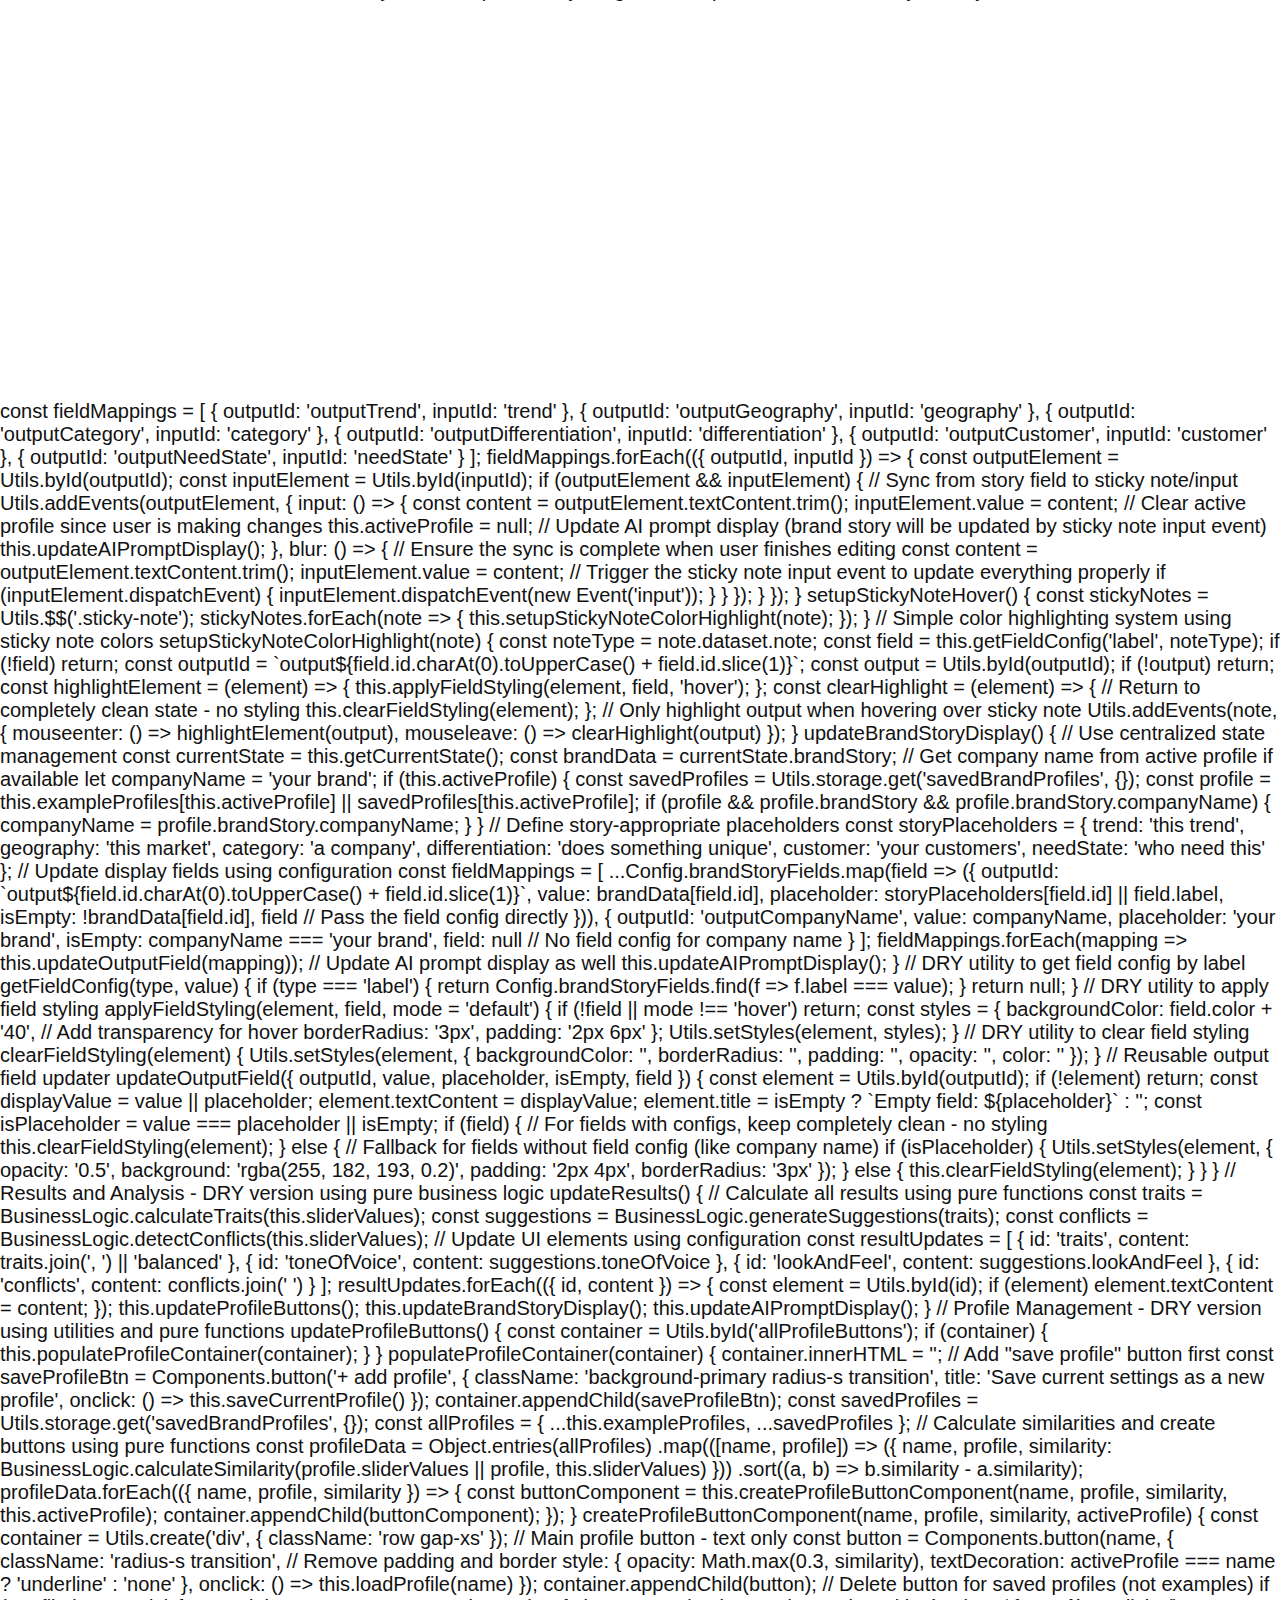
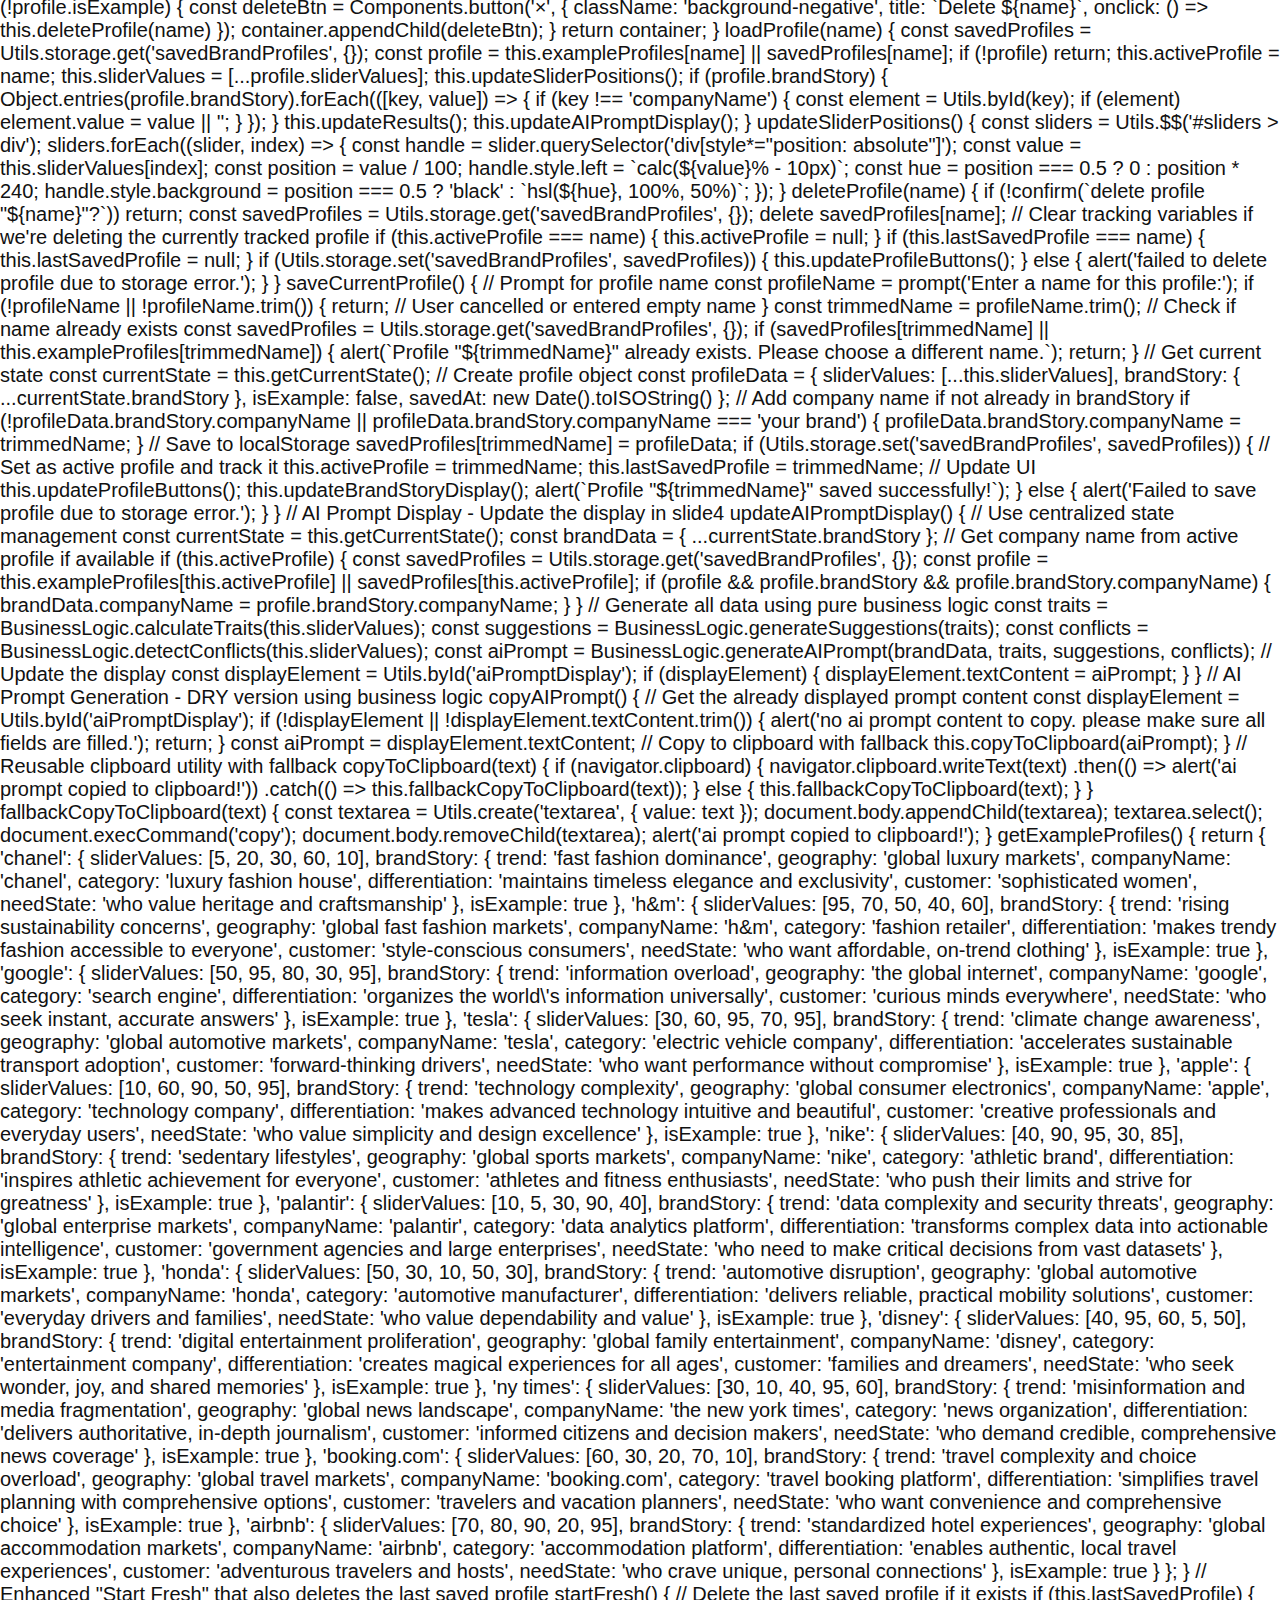
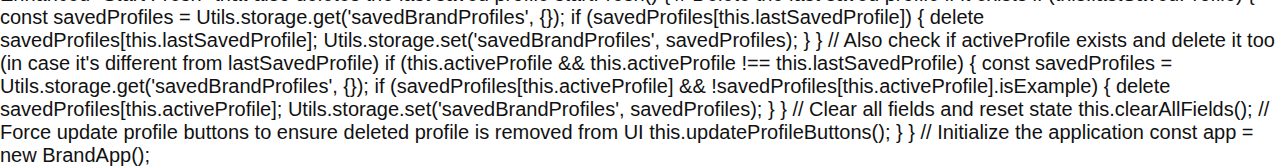
<file: index_old.html>
<!DOCTYPE html>
<html lang="en">
<head>
    <meta charset="UTF-8">
    <meta name="viewport" content="width=device-width, initial-scale=1.0">
    <title>Brand Personality Builder</title>
    <link rel="stylesheet" href="rene/index.css" />
    <style>
        .view {
            min-height: 100vh;
        }
    </style>
    <script src="personality.js"></script>
    <script src="story.js"></script>
    <script src="profiles.js"></script>

</head>
<body>
    <script>
        // =============================================================================
        // CORE UTILITIES - DRY Abstractions for Common Patterns
        // =============================================================================
        
        const Utils = {
            // DOM Creation and Manipulation
            create: (tag, props = {}, children = []) => {
                const el = document.createElement(tag);
                Object.entries(props).forEach(([key, value]) => {
                    if (key === 'style') Object.assign(el.style, value);
                    else if (key === 'className') el.className = value;
                    else if (key.startsWith('on')) el.addEventListener(key.slice(2), value);
                    else el[key] = value;
                });
                children.forEach(child => {
                    el.appendChild(typeof child === 'string' ? document.createTextNode(child) : child);
                });
                return el;
            },

            // Selector utilities
            $$: selector => Array.from(document.querySelectorAll(selector)),
            byId: id => document.getElementById(id),

            // Event handling with unified patterns
            addEvents: (element, events) => {
                Object.entries(events).forEach(([event, handler]) => {
                    element.addEventListener(event, handler);
                });
            },

            // Style utilities
            setStyles: (element, styles) => Object.assign(element.style, styles),

            // Storage utilities with error handling
            storage: {
                get: (key, defaultValue = null) => {
                    try { return JSON.parse(localStorage.getItem(key)) || defaultValue; }
                    catch { return defaultValue; }
                },
                set: (key, value) => {
                    try { localStorage.setItem(key, JSON.stringify(value)); return true; }
                    catch { return false; }
                }
            },

            // Logo loading with fallback system
            loadLogoWithFallback: (container, brandName, logoUrls, fallbackText, style = {}) => {
                if (!logoUrls || logoUrls.length === 0) {
                    container.textContent = fallbackText;
                    return;
                }

                let currentIndex = 0;
                
                const tryNextLogo = () => {
                    if (currentIndex >= logoUrls.length) {
                        // All logos failed, use text fallback
                        container.textContent = fallbackText;
                        container.className = 'background-negative';
                        container.title = `Logo failed to load for ${brandName}`;
                        return;
                    }

                    const currentUrl = logoUrls[currentIndex];

                    const img = Utils.create('img', {
                        src: currentUrl,
                        alt: brandName,
                        title: brandName,
                        style: {
                            height: '20px',
                            maxWidth: '80px',
                            objectFit: 'contain',
                            ...style
                        },
                        onload: () => {
                            // Success! Clear container and add image
                            container.innerHTML = '';
                            container.appendChild(img);
                        },
                        onerror: () => {
                            // This logo failed, try next one
                            currentIndex++;
                            tryNextLogo();
                        }
                    });
                };

                tryNextLogo();
            }
        };

        // =============================================================================
        // COMPONENT SYSTEM - Reusable UI Components
        // =============================================================================
        
        const Components = {
            // Reusable button component
            button: (text, props = {}) => Utils.create('span', {
                textContent: text,
                className: 'padding-m border radius-s transition',
                style: { ...props.style },
                ...props
            })
        };

        // Returns the main app HTML as a template string
        function getAppTemplate() {
            return `
                <div id="brandkit-root">
                    <!-- Modal -->
                    <div id="brandModal" class="modal" style="display: block; position: fixed; top: 0; left: 0; width: 100%; height: 100%; background: rgba(0,0,0,0.8); z-index: 1000; overflow: auto;">
                        <div class="modal-content" style="background: white; margin: 2% auto; padding: 2em; border-radius: 8px; max-width: 90%; max-height: 90%; overflow: auto; position: relative;">
                            <div class="column gap-s align-center text-center">
                                <h1>Build Your Brand Personality</h1>
                                <p>Discover what makes your brand unique. Answer a few questions, adjust some sliders, and get an AI-ready prompt to bring your brand to life.</p>
                            </div>
                        </div>
                    </div>
                    <section class="view column padding-l">
                        <div id="allProfileButtons" class="row gap-l"></div>
                        <div class="row gap-s align-start">
                            <div class="column gap-l box">
                                <div id="stickyNotesArea" class="column gap-xl padding-l box" style="flex-wrap: nowrap;">
                                    <div class="row gap-m align-center" style="justify-content: space-between;">
                                        <textarea id="trend" class="sticky-note padding-m transition radius-xs" data-note="when" data-output="outputTrend"
                                  placeholder="What cultural, technological, or market trend creates the perfect timing for your brand?" 
                                  style="background: #8159FB; color: white; border: none; resize: none; outline: none; flex: 1; max-width: calc(33.333% - 16px); aspect-ratio: 1; transform: rotate(-2deg);"></textarea>
                                        <textarea id="geography" class="sticky-note padding-m transition radius-xs" data-note="where" data-output="outputGeography"
                                  placeholder="Where does your brand operate? Think about geographic markets, cultural contexts, or digital spaces." 
                                  style="background: #02903B; color: white; border: none; resize: none; outline: none; flex: 1; max-width: calc(33.333% - 16px); aspect-ratio: 1; transform: rotate(-2deg);"></textarea>
                                        <textarea id="category" class="sticky-note padding-m transition radius-xs" data-note="what" data-output="outputCategory"
                                  placeholder="A phrase or sentence describing your primary business for the next five years." 
                                  style="background: #FFBFE1; color: black; border: none; resize: none; outline: none; flex: 1; max-width: calc(33.333% - 16px); aspect-ratio: 1; transform: rotate(2deg);"></textarea>
                                    </div>
                                    <div class="row gap-m align-center" style="justify-content: space-between;">
                                        <textarea id="differentiation" class="sticky-note padding-m transition radius-xs" data-note="how" data-output="outputDifferentiation"
                                  placeholder="What's your secret sauce? What technology or approach sets you apart from the competition?" 
                                  style="background: #FF4B00; color: white; border: none; resize: none; outline: none; flex: 1; max-width: calc(33.333% - 16px); aspect-ratio: 1; transform: rotate(1deg);"></textarea>
                                        <textarea id="customer" class="sticky-note padding-m transition radius-xs" data-note="for whom" data-output="outputCustomer"
                                  placeholder="Who is your ideal customer? Be specific about demographics, psychographics, or needs." 
                                  style="background: #014ADD; color: white; border: none; resize: none; outline: none; flex: 1; max-width: calc(33.333% - 16px); aspect-ratio: 1; transform: rotate(1deg);"></textarea>
                                        <textarea id="needState" class="sticky-note padding-m transition radius-xs" data-note="why" data-output="outputNeedState"
                                  placeholder="The reason you get out of bed in the morning and go to work. The core reason your company exists." 
                                  style="background: #FDC800; color: black; border: none; resize: none; outline: none; flex: 1; max-width: calc(33.333% - 16px); aspect-ratio: 1; transform: rotate(-1deg);"></textarea>
                                    </div>
                                </div>
                            </div>
                            <div class="column gap-m padding-l box">
                                <h1>
                                    <span>During </span><span id="outputTrend" contenteditable="true" class="transition radius-xs">this trend</span><span>, in </span><span id="outputGeography" contenteditable="true" class="transition radius-xs">this market</span><span>, </span><span id="outputCompanyName" contenteditable="true" class="transition radius-xs">your brand</span><span> is </span><span id="outputCategory" contenteditable="true" class="transition radius-xs">a company</span><span> that </span><span id="outputDifferentiation" contenteditable="true" class="transition radius-xs">does something unique</span><span> for </span><span id="outputCustomer" contenteditable="true" class="transition radius-xs">your customers</span><span> </span><span id="outputNeedState" contenteditable="true" class="transition radius-xs">who need this</span><span>.</span>
                                </h1>
                            </div>
                        </div>
                    </section>
                    <section class="view column padding-l">
                        <div class="row gap-s align-start">
                            <div class="column gap-l box">
                                <div id="sliders" class="column gap-xl box"></div>
                            </div>
                            <div class="column gap-m padding-l box">
                                <div class="column gap-l">
                                    <div>
                                        <h5>🎭 personality traits</h5>
                                        <span id="traits"></span>
                                    </div>
                                    <div>
                                        <h5>🗣️ tone of voice</h5>
                                        <span id="toneOfVoice"></span>
                                    </div>
                                    <div>
                                        <h5>🎨 look and feel</h5>
                                        <span id="lookAndFeel"></span>
                                    </div>
                                    <div>
                                        <h5>⚠️ potential conflicts</h5>
                                        <span id="conflicts"></span>
                                    </div>
                                </div>
                            </div>
                        </div>
                    </section>
                    <section class="view column padding-l gap-l">
                        <div class="column gap-l">
                            <h2>ai brand development prompt</h2>
                            <div class="column gap-m">
                                <div class="box padding-l">
                                    <div class="column gap-m">
                                        <h4>generated prompt</h4>
                                        <div id="aiPromptDisplay" class="padding-m radius-s border background-secondary scrollable" style="white-space: pre-wrap; font-family: monospace; max-height: 400px;"></div>
                                        <div class="row gap-m">
                                            <span id="copyPrompt" class="padding-m border radius-s background-primary transition">copy ai prompt</span>
                                        </div>
                                    </div>
                                </div>
                            </div>
                        </div>
                    </section>
                    <section class="view column align-center justify-center padding-l">
                        <div class="box padding-l">
                            <div class="column gap-m text-center">
                                <h3>ready to take your brand to the next level?</h3>
                                <p>this ai prompt is just the beginning. to truly develop a comprehensive brand strategy that drives results, consider running a full brand sprint workshop.</p>
                                <div class="column gap-s">
                                    <h4>a professional brand sprint will help you:</h4>
                                    <ul style="max-width: 600px; margin: 0 auto;">
                                        <li>validate and refine your brand positioning</li>
                                        <li>develop comprehensive brand guidelines</li>
                                        <li>create a cohesive visual identity system</li>
                                        <li>build messaging frameworks for all touchpoints</li>
                                        <li>align your entire team around the brand vision</li>
                                    </ul>
                                </div>
                                <p><strong>transform your brand personality insights into a powerful, market-ready identity.</strong></p>
                            </div>
                        </div>
                    </section>
                    <nav class="row gap-s" style="position: fixed; bottom: 20px; right: 20px;">
                        <span id="clearBtn" class="padding-m border radius-s transition background-negative" title="clear all fields and delete the last saved profile">🗑️ start fresh</span>
                    </nav>
                </div>
            `;
        }
        // Render the app UI
        function renderApp() {
            document.body.innerHTML = getAppTemplate();
        }
        renderApp();


        // Configuration now comes from the modules

        // Business logic now in modules

        // Application State
        class BrandApp {
            constructor() {
                this.sliderValues = new Array(5).fill(50);
                this.activeProfile = null;
                this.lastSavedProfile = null; // Track the most recently saved profile
                this.exampleProfiles = Profiles.examples;

                this.init();
            }

            // =============================================================================
            // CENTRAL STATE MANAGEMENT
            // =============================================================================

            // Get current application state
            getCurrentState() {
                const brandData = {};

                // Collect all form data
                Story.fields.forEach(field => {
                    const input = Utils.byId(field.id);
                    brandData[field.id] = input && input.value.trim() ? input.value.trim() : '';
                });

                return {
                    sliderValues: [...this.sliderValues],
                    brandStory: brandData,
                    activeProfile: this.activeProfile
                };
            }

            // Clear all form fields and reset state
            clearAllFields() {

                // Clear all sticky note textareas
                Story.fields.forEach(field => {
                    // Clear original note
                    const originalInput = Utils.byId(field.id);
                    if (originalInput) originalInput.value = '';
                });

                // Reset sliders to center
                this.sliderValues = new Array(5).fill(50);
                Personality.updateSliderPositions(this.sliderValues);

                // Clear active profile and saved profile tracking
                this.activeProfile = null;
                this.lastSavedProfile = null;

                // Update all displays
                Story.updateBrandStoryDisplay(this);
                this.updateResults(); // This calls updateProfileButtons()
                Story.updateAIPromptDisplay(this);
            }

            init() {
                this.initializeNavigation();
                this.initializeModal();
                this.initializeSliders();
                this.initializeBrandStory();
                Story.setupStickyNoteHover(this); // Setup hover for initial notes
                this.updateResults();
                Story.updateAIPromptDisplay(this);
            }

            // Navigation Management
            initializeNavigation() {
                Utils.addEvents(Utils.byId('clearBtn'), { click: () => Profiles.startFresh(this) });
            }

            // Modal Management
            initializeModal() {
                const modal = Utils.byId('brandModal');
                
                if (modal) {
                    // Close modal when clicking outside the modal content
                    Utils.addEvents(modal, {
                        click: (e) => {
                            if (e.target === modal) {
                                modal.style.display = 'none';
                            }
                        }
                    });
                }
            }

            // Slider Management - Back to working original approach
            initializeSliders() {
                const container = Utils.byId('sliders');
                Personality.axes.forEach((axis, index) => {
                    container.appendChild(Personality.createSlider(axis, index, this));
                });
            }

            // Slider methods moved to Personality module

            // Brand Story Management - DRY version using configuration
            initializeBrandStory() {
                // Setup input event handlers using configuration
                const inputHandlers = [
                    { id: 'copyPrompt', events: { click: () => Story.copyAIPrompt() }}
                ];

                // Add brand story field handlers
                Story.fields.forEach(field => {
                    inputHandlers.push({
                        id: field.id,
                        events: { input: () => Story.updateBrandStoryDisplay(this) }
                    });
                });

                // Apply all handlers using utility
                inputHandlers.forEach(({ id, events }) => {
                    const element = Utils.byId(id);
                    if (element) Utils.addEvents(element, events);
                });

                // Setup bidirectional synchronization for editable story fields
                Story.setupBidirectionalSync(this);
            }

            // Story methods moved to Story module
            // Results and Analysis - DRY version using pure business logic
            updateResults() {
                // Calculate all results using pure functions
                const traits = Personality.calculateTraits(this.sliderValues);
                const suggestions = Personality.generateSuggestions(traits);
                const conflicts = Personality.detectConflicts(this.sliderValues);

                // Update UI elements using configuration
                const resultUpdates = [
                    { id: 'traits', content: traits.join(', ') || 'balanced' },
                    { id: 'toneOfVoice', content: suggestions.toneOfVoice },
                    { id: 'lookAndFeel', content: suggestions.lookAndFeel },
                    { id: 'conflicts', content: conflicts.join(' ') }
                ];

                resultUpdates.forEach(({ id, content }) => {
                    const element = Utils.byId(id);
                    if (element) element.textContent = content;
                });

                Profiles.updateProfileButtons(this);
                Story.updateBrandStoryDisplay(this);
                Story.updateAIPromptDisplay(this);
            }
        }

        // Initialize the application
        const app = new BrandApp();
    </script>
</body>
</html>
                const fieldMappings = [
                    { outputId: 'outputTrend', inputId: 'trend' },
                    { outputId: 'outputGeography', inputId: 'geography' },
                    { outputId: 'outputCategory', inputId: 'category' },
                    { outputId: 'outputDifferentiation', inputId: 'differentiation' },
                    { outputId: 'outputCustomer', inputId: 'customer' },
                    { outputId: 'outputNeedState', inputId: 'needState' }
                ];

                fieldMappings.forEach(({ outputId, inputId }) => {
                    const outputElement = Utils.byId(outputId);
                    const inputElement = Utils.byId(inputId);

                    if (outputElement && inputElement) {
                        // Sync from story field to sticky note/input
                        Utils.addEvents(outputElement, {
                            input: () => {
                                const content = outputElement.textContent.trim();
                                inputElement.value = content;
                                // Clear active profile since user is making changes
                                this.activeProfile = null;
                                // Update AI prompt display (brand story will be updated by sticky note input event)
                                this.updateAIPromptDisplay();
                            },
                            blur: () => {
                                // Ensure the sync is complete when user finishes editing
                                const content = outputElement.textContent.trim();
                                inputElement.value = content;
                                // Trigger the sticky note input event to update everything properly
                                if (inputElement.dispatchEvent) {
                                    inputElement.dispatchEvent(new Event('input'));
                                }
                            }
                        });
                    }
                });
            }

            setupStickyNoteHover() {
                const stickyNotes = Utils.$$('.sticky-note');
                
                stickyNotes.forEach(note => {
                    this.setupStickyNoteColorHighlight(note);
                });
            }

            // Simple color highlighting system using sticky note colors
            setupStickyNoteColorHighlight(note) {
                const noteType = note.dataset.note;
                const field = this.getFieldConfig('label', noteType);
                
                if (!field) return;
                
                const outputId = `output${field.id.charAt(0).toUpperCase() + field.id.slice(1)}`;
                const output = Utils.byId(outputId);
                
                if (!output) return;

                const highlightElement = (element) => {
                    this.applyFieldStyling(element, field, 'hover');
                };

                const clearHighlight = (element) => {
                    // Return to completely clean state - no styling
                    this.clearFieldStyling(element);
                };

                // Only highlight output when hovering over sticky note
                Utils.addEvents(note, {
                    mouseenter: () => highlightElement(output),
                    mouseleave: () => clearHighlight(output)
                });
            }

            updateBrandStoryDisplay() {
                // Use centralized state management
                const currentState = this.getCurrentState();
                const brandData = currentState.brandStory;

                // Get company name from active profile if available
                let companyName = 'your brand';
                if (this.activeProfile) {
                    const savedProfiles = Utils.storage.get('savedBrandProfiles', {});
                    const profile = this.exampleProfiles[this.activeProfile] || savedProfiles[this.activeProfile];
                    if (profile && profile.brandStory && profile.brandStory.companyName) {
                        companyName = profile.brandStory.companyName;
                    }
                }

                // Define story-appropriate placeholders
                const storyPlaceholders = {
                    trend: 'this trend',
                    geography: 'this market', 
                    category: 'a company',
                    differentiation: 'does something unique',
                    customer: 'your customers',
                    needState: 'who need this'
                };

                // Update display fields using configuration
                const fieldMappings = [
                    ...Config.brandStoryFields.map(field => ({
                        outputId: `output${field.id.charAt(0).toUpperCase() + field.id.slice(1)}`,
                        value: brandData[field.id],
                        placeholder: storyPlaceholders[field.id] || field.label,
                        isEmpty: !brandData[field.id],
                        field // Pass the field config directly
                    })),
                    {
                        outputId: 'outputCompanyName',
                        value: companyName,
                        placeholder: 'your brand',
                        isEmpty: companyName === 'your brand',
                        field: null // No field config for company name
                    }
                ];

                fieldMappings.forEach(mapping => this.updateOutputField(mapping));
                
                // Update AI prompt display as well
                this.updateAIPromptDisplay();
            }

            // DRY utility to get field config by label
            getFieldConfig(type, value) {
                if (type === 'label') {
                    return Config.brandStoryFields.find(f => f.label === value);
                }
                return null;
            }

            // DRY utility to apply field styling
            applyFieldStyling(element, field, mode = 'default') {
                if (!field || mode !== 'hover') return;

                const styles = {
                    backgroundColor: field.color + '40', // Add transparency for hover
                    borderRadius: '3px',
                    padding: '2px 6px'
                };

                Utils.setStyles(element, styles);
            }

            // DRY utility to clear field styling
            clearFieldStyling(element) {
                Utils.setStyles(element, {
                    backgroundColor: '',
                    borderRadius: '',
                    padding: '',
                    opacity: '',
                    color: ''
                });
            }

            // Reusable output field updater
            updateOutputField({ outputId, value, placeholder, isEmpty, field }) {
                const element = Utils.byId(outputId);
                if (!element) return;

                const displayValue = value || placeholder;
                element.textContent = displayValue;
                element.title = isEmpty ? `Empty field: ${placeholder}` : '';
                
                const isPlaceholder = value === placeholder || isEmpty;
                
                if (field) {
                    // For fields with configs, keep completely clean - no styling
                    this.clearFieldStyling(element);
                } else {
                    // Fallback for fields without field config (like company name)
                    if (isPlaceholder) {
                        Utils.setStyles(element, {
                            opacity: '0.5',
                            background: 'rgba(255, 182, 193, 0.2)',
                            padding: '2px 4px',
                            borderRadius: '3px'
                        });
                    } else {
                        this.clearFieldStyling(element);
                    }
                }
            }

            // Results and Analysis - DRY version using pure business logic
            updateResults() {
                // Calculate all results using pure functions
                const traits = BusinessLogic.calculateTraits(this.sliderValues);
                const suggestions = BusinessLogic.generateSuggestions(traits);
                const conflicts = BusinessLogic.detectConflicts(this.sliderValues);

                // Update UI elements using configuration
                const resultUpdates = [
                    { id: 'traits', content: traits.join(', ') || 'balanced' },
                    { id: 'toneOfVoice', content: suggestions.toneOfVoice },
                    { id: 'lookAndFeel', content: suggestions.lookAndFeel },
                    { id: 'conflicts', content: conflicts.join(' ') }
                ];

                resultUpdates.forEach(({ id, content }) => {
                    const element = Utils.byId(id);
                    if (element) element.textContent = content;
                });

                this.updateProfileButtons();
                this.updateBrandStoryDisplay();
                this.updateAIPromptDisplay();
            }

            // Profile Management - DRY version using utilities and pure functions
            updateProfileButtons() {
                const container = Utils.byId('allProfileButtons');
                if (container) {
                    this.populateProfileContainer(container);
                }
            }

            populateProfileContainer(container) {
                container.innerHTML = '';

                // Add "save profile" button first
                const saveProfileBtn = Components.button('+ add profile', {
                    className: 'background-primary radius-s transition',
                    title: 'Save current settings as a new profile',
                    onclick: () => this.saveCurrentProfile()
                });
                container.appendChild(saveProfileBtn);

                const savedProfiles = Utils.storage.get('savedBrandProfiles', {});
                const allProfiles = { ...this.exampleProfiles, ...savedProfiles };

                // Calculate similarities and create buttons using pure functions
                const profileData = Object.entries(allProfiles)
                    .map(([name, profile]) => ({
                        name,
                        profile,
                        similarity: BusinessLogic.calculateSimilarity(profile.sliderValues || profile, this.sliderValues)
                    }))
                    .sort((a, b) => b.similarity - a.similarity);

                profileData.forEach(({ name, profile, similarity }) => {
                    const buttonComponent = this.createProfileButtonComponent(name, profile, similarity, this.activeProfile);
                    container.appendChild(buttonComponent);
                });
            }

            createProfileButtonComponent(name, profile, similarity, activeProfile) {
                const container = Utils.create('div', { className: 'row gap-xs' });

                // Main profile button - text only
                const button = Components.button(name, {
                    className: 'radius-s transition', // Remove padding and border
                    style: { 
                        opacity: Math.max(0.3, similarity),
                        textDecoration: activeProfile === name ? 'underline' : 'none'
                    },
                    onclick: () => this.loadProfile(name)
                });

                container.appendChild(button);

                // Delete button for saved profiles (not examples)
                if (!profile.isExample) {
                    const deleteBtn = Components.button('×', {
                        className: 'background-negative',
                        title: `Delete ${name}`,
                        onclick: () => this.deleteProfile(name)
                    });
                    container.appendChild(deleteBtn);
                }

                return container;
            }

            loadProfile(name) {
                const savedProfiles = Utils.storage.get('savedBrandProfiles', {});
                const profile = this.exampleProfiles[name] || savedProfiles[name];
                
                if (!profile) return;

                this.activeProfile = name;
                this.sliderValues = [...profile.sliderValues];
                this.updateSliderPositions();

                if (profile.brandStory) {
                    Object.entries(profile.brandStory).forEach(([key, value]) => {
                        if (key !== 'companyName') {
                            const element = Utils.byId(key);
                            if (element) element.value = value || '';
                        }
                    });
                }

                this.updateResults();
                this.updateAIPromptDisplay();
            }

            updateSliderPositions() {
                const sliders = Utils.$$('#sliders > div');
                sliders.forEach((slider, index) => {
                    const handle = slider.querySelector('div[style*="position: absolute"]');
                    const value = this.sliderValues[index];
                    const position = value / 100;
                    
                    handle.style.left = `calc(${value}% - 10px)`;
                    const hue = position === 0.5 ? 0 : position * 240;
                    handle.style.background = position === 0.5 ? 'black' : `hsl(${hue}, 100%, 50%)`;
                });
            }

            deleteProfile(name) {
                if (!confirm(`delete profile "${name}"?`)) return;

                const savedProfiles = Utils.storage.get('savedBrandProfiles', {});
                delete savedProfiles[name];
                
                // Clear tracking variables if we're deleting the currently tracked profile
                if (this.activeProfile === name) {
                    this.activeProfile = null;
                }
                if (this.lastSavedProfile === name) {
                    this.lastSavedProfile = null;
                }
                
                if (Utils.storage.set('savedBrandProfiles', savedProfiles)) {
                    this.updateProfileButtons();
                } else {
                    alert('failed to delete profile due to storage error.');
                }
            }

            saveCurrentProfile() {
                // Prompt for profile name
                const profileName = prompt('Enter a name for this profile:');
                if (!profileName || !profileName.trim()) {
                    return; // User cancelled or entered empty name
                }

                const trimmedName = profileName.trim();
                
                // Check if name already exists
                const savedProfiles = Utils.storage.get('savedBrandProfiles', {});
                if (savedProfiles[trimmedName] || this.exampleProfiles[trimmedName]) {
                    alert(`Profile "${trimmedName}" already exists. Please choose a different name.`);
                    return;
                }

                // Get current state
                const currentState = this.getCurrentState();
                
                // Create profile object
                const profileData = {
                    sliderValues: [...this.sliderValues],
                    brandStory: { ...currentState.brandStory },
                    isExample: false,
                    savedAt: new Date().toISOString()
                };

                // Add company name if not already in brandStory
                if (!profileData.brandStory.companyName || profileData.brandStory.companyName === 'your brand') {
                    profileData.brandStory.companyName = trimmedName;
                }

                // Save to localStorage
                savedProfiles[trimmedName] = profileData;
                
                if (Utils.storage.set('savedBrandProfiles', savedProfiles)) {
                    // Set as active profile and track it
                    this.activeProfile = trimmedName;
                    this.lastSavedProfile = trimmedName;
                    
                    // Update UI
                    this.updateProfileButtons();
                    this.updateBrandStoryDisplay();
                    
                    alert(`Profile "${trimmedName}" saved successfully!`);
                } else {
                    alert('Failed to save profile due to storage error.');
                }
            }

            // AI Prompt Display - Update the display in slide4
            updateAIPromptDisplay() {
                // Use centralized state management
                const currentState = this.getCurrentState();
                const brandData = { ...currentState.brandStory };

                // Get company name from active profile if available
                if (this.activeProfile) {
                    const savedProfiles = Utils.storage.get('savedBrandProfiles', {});
                    const profile = this.exampleProfiles[this.activeProfile] || savedProfiles[this.activeProfile];
                    if (profile && profile.brandStory && profile.brandStory.companyName) {
                        brandData.companyName = profile.brandStory.companyName;
                    }
                }

                // Generate all data using pure business logic
                const traits = BusinessLogic.calculateTraits(this.sliderValues);
                const suggestions = BusinessLogic.generateSuggestions(traits);
                const conflicts = BusinessLogic.detectConflicts(this.sliderValues);
                const aiPrompt = BusinessLogic.generateAIPrompt(brandData, traits, suggestions, conflicts);

                // Update the display
                const displayElement = Utils.byId('aiPromptDisplay');
                if (displayElement) {
                    displayElement.textContent = aiPrompt;
                }
            }

            // AI Prompt Generation - DRY version using business logic
            copyAIPrompt() {
                // Get the already displayed prompt content
                const displayElement = Utils.byId('aiPromptDisplay');
                if (!displayElement || !displayElement.textContent.trim()) {
                    alert('no ai prompt content to copy. please make sure all fields are filled.');
                    return;
                }

                const aiPrompt = displayElement.textContent;

                // Copy to clipboard with fallback
                this.copyToClipboard(aiPrompt);
            }

            // Reusable clipboard utility with fallback
            copyToClipboard(text) {
                if (navigator.clipboard) {
                    navigator.clipboard.writeText(text)
                        .then(() => alert('ai prompt copied to clipboard!'))
                        .catch(() => this.fallbackCopyToClipboard(text));
                } else {
                    this.fallbackCopyToClipboard(text);
                }
            }

            fallbackCopyToClipboard(text) {
                const textarea = Utils.create('textarea', { value: text });
                document.body.appendChild(textarea);
                textarea.select();
                document.execCommand('copy');
                document.body.removeChild(textarea);
                alert('ai prompt copied to clipboard!');
            }

            getExampleProfiles() {
                return {
                    'chanel': {
                        sliderValues: [5, 20, 30, 60, 10],
                        brandStory: {
                            trend: 'fast fashion dominance',
                            geography: 'global luxury markets',
                            companyName: 'chanel',
                            category: 'luxury fashion house',
                            differentiation: 'maintains timeless elegance and exclusivity',
                            customer: 'sophisticated women',
                            needState: 'who value heritage and craftsmanship'
                        },
                        isExample: true
                    },
                    'h&m': {
                        sliderValues: [95, 70, 50, 40, 60],
                        brandStory: {
                            trend: 'rising sustainability concerns',
                            geography: 'global fast fashion markets',
                            companyName: 'h&m',
                            category: 'fashion retailer',
                            differentiation: 'makes trendy fashion accessible to everyone',
                            customer: 'style-conscious consumers',
                            needState: 'who want affordable, on-trend clothing'
                        },
                        isExample: true
                    },
                    'google': {
                        sliderValues: [50, 95, 80, 30, 95],
                        brandStory: {
                            trend: 'information overload',
                            geography: 'the global internet',
                            companyName: 'google',
                            category: 'search engine',
                            differentiation: 'organizes the world\'s information universally',
                            customer: 'curious minds everywhere',
                            needState: 'who seek instant, accurate answers'
                        },
                        isExample: true
                    },
                    'tesla': {
                        sliderValues: [30, 60, 95, 70, 95],
                        brandStory: {
                            trend: 'climate change awareness',
                            geography: 'global automotive markets',
                            companyName: 'tesla',
                            category: 'electric vehicle company',
                            differentiation: 'accelerates sustainable transport adoption',
                            customer: 'forward-thinking drivers',
                            needState: 'who want performance without compromise'
                        },
                        isExample: true
                    },
                    'apple': {
                        sliderValues: [10, 60, 90, 50, 95],
                        brandStory: {
                            trend: 'technology complexity',
                            geography: 'global consumer electronics',
                            companyName: 'apple',
                            category: 'technology company',
                            differentiation: 'makes advanced technology intuitive and beautiful',
                            customer: 'creative professionals and everyday users',
                            needState: 'who value simplicity and design excellence'
                        },
                        isExample: true
                    },
                    'nike': {
                        sliderValues: [40, 90, 95, 30, 85],
                        brandStory: {
                            trend: 'sedentary lifestyles',
                            geography: 'global sports markets',
                            companyName: 'nike',
                            category: 'athletic brand',
                            differentiation: 'inspires athletic achievement for everyone',
                            customer: 'athletes and fitness enthusiasts',
                            needState: 'who push their limits and strive for greatness'
                        },
                        isExample: true
                    },
                    'palantir': {
                        sliderValues: [10, 5, 30, 90, 40],
                        brandStory: {
                            trend: 'data complexity and security threats',
                            geography: 'global enterprise markets',
                            companyName: 'palantir',
                            category: 'data analytics platform',
                            differentiation: 'transforms complex data into actionable intelligence',
                            customer: 'government agencies and large enterprises',
                            needState: 'who need to make critical decisions from vast datasets'
                        },
                        isExample: true
                    },
                    'honda': {
                        sliderValues: [50, 30, 10, 50, 30],
                        brandStory: {
                            trend: 'automotive disruption',
                            geography: 'global automotive markets',
                            companyName: 'honda',
                            category: 'automotive manufacturer',
                            differentiation: 'delivers reliable, practical mobility solutions',
                            customer: 'everyday drivers and families',
                            needState: 'who value dependability and value'
                        },
                        isExample: true
                    },
                    'disney': {
                        sliderValues: [40, 95, 60, 5, 50],
                        brandStory: {
                            trend: 'digital entertainment proliferation',
                            geography: 'global family entertainment',
                            companyName: 'disney',
                            category: 'entertainment company',
                            differentiation: 'creates magical experiences for all ages',
                            customer: 'families and dreamers',
                            needState: 'who seek wonder, joy, and shared memories'
                        },
                        isExample: true
                    },
                    'ny times': {
                        sliderValues: [30, 10, 40, 95, 60],
                        brandStory: {
                            trend: 'misinformation and media fragmentation',
                            geography: 'global news landscape',
                            companyName: 'the new york times',
                            category: 'news organization',
                            differentiation: 'delivers authoritative, in-depth journalism',
                            customer: 'informed citizens and decision makers',
                            needState: 'who demand credible, comprehensive news coverage'
                        },
                        isExample: true
                    },
                    'booking.com': {
                        sliderValues: [60, 30, 20, 70, 10],
                        brandStory: {
                            trend: 'travel complexity and choice overload',
                            geography: 'global travel markets',
                            companyName: 'booking.com',
                            category: 'travel booking platform',
                            differentiation: 'simplifies travel planning with comprehensive options',
                            customer: 'travelers and vacation planners',
                            needState: 'who want convenience and comprehensive choice'
                        },
                        isExample: true
                    },
                    'airbnb': {
                        sliderValues: [70, 80, 90, 20, 95],
                        brandStory: {
                            trend: 'standardized hotel experiences',
                            geography: 'global accommodation markets',
                            companyName: 'airbnb',
                            category: 'accommodation platform',
                            differentiation: 'enables authentic, local travel experiences',
                            customer: 'adventurous travelers and hosts',
                            needState: 'who crave unique, personal connections'
                        },
                        isExample: true
                    }
                };
            }

            // Enhanced "Start Fresh" that also deletes the last saved profile
            startFresh() {
                // Delete the last saved profile if it exists
                if (this.lastSavedProfile) {
                    const savedProfiles = Utils.storage.get('savedBrandProfiles', {});
                    if (savedProfiles[this.lastSavedProfile]) {
                        delete savedProfiles[this.lastSavedProfile];
                        Utils.storage.set('savedBrandProfiles', savedProfiles);
                    }
                }

                // Also check if activeProfile exists and delete it too (in case it's different from lastSavedProfile)
                if (this.activeProfile && this.activeProfile !== this.lastSavedProfile) {
                    const savedProfiles = Utils.storage.get('savedBrandProfiles', {});
                    if (savedProfiles[this.activeProfile] && !savedProfiles[this.activeProfile].isExample) {
                        delete savedProfiles[this.activeProfile];
                        Utils.storage.set('savedBrandProfiles', savedProfiles);
                    }
                }

                // Clear all fields and reset state
                this.clearAllFields();
                
                // Force update profile buttons to ensure deleted profile is removed from UI
                this.updateProfileButtons();
            }
        }

        // Initialize the application
        const app = new BrandApp();
    </script>
</body>
</html>
</file>
<file: rene/index.css>
@import "./reset.css";
@import "./tokens.css";
@import "./typography.css";
@import "./colors.css";
@import "./layout.css";
@import "./media.css";
@import "./shadows.css";
@import "./borders.css";
@import "./tables.css";
@import "./animation.css";
</file>
